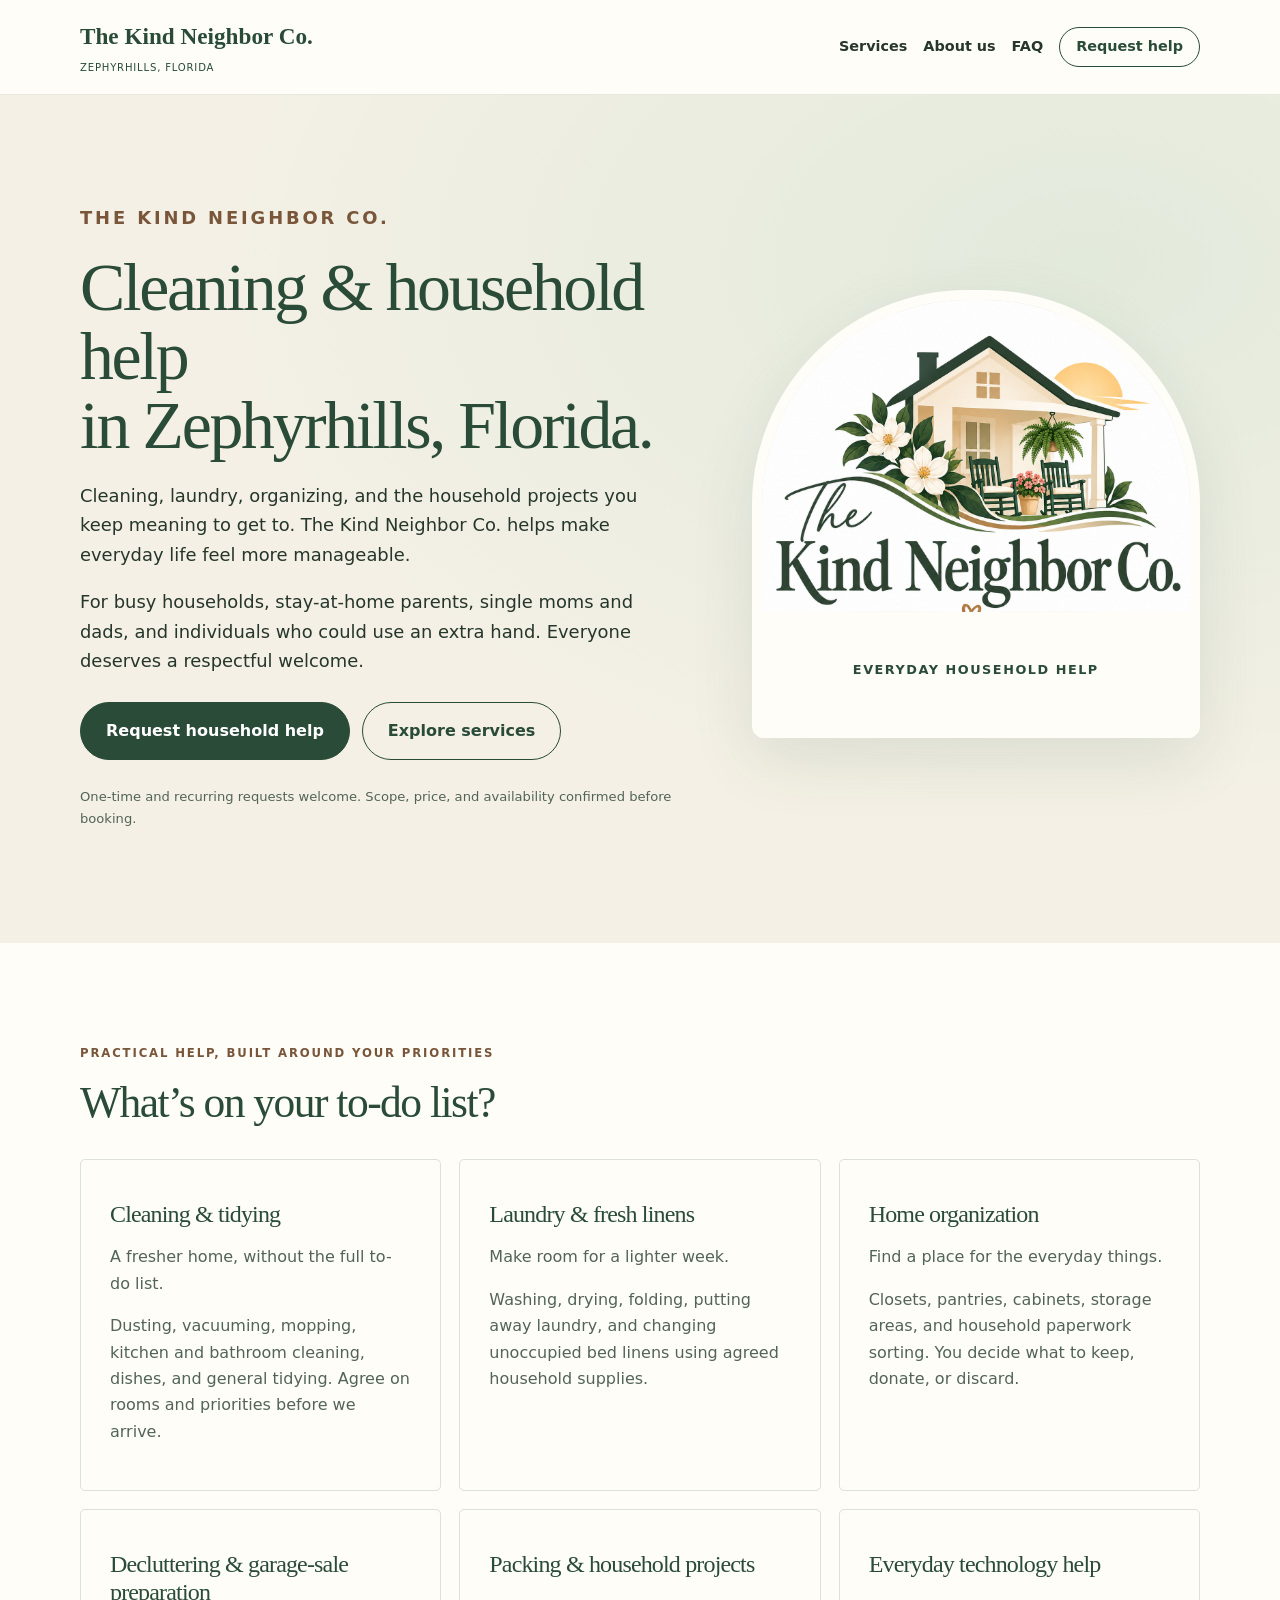
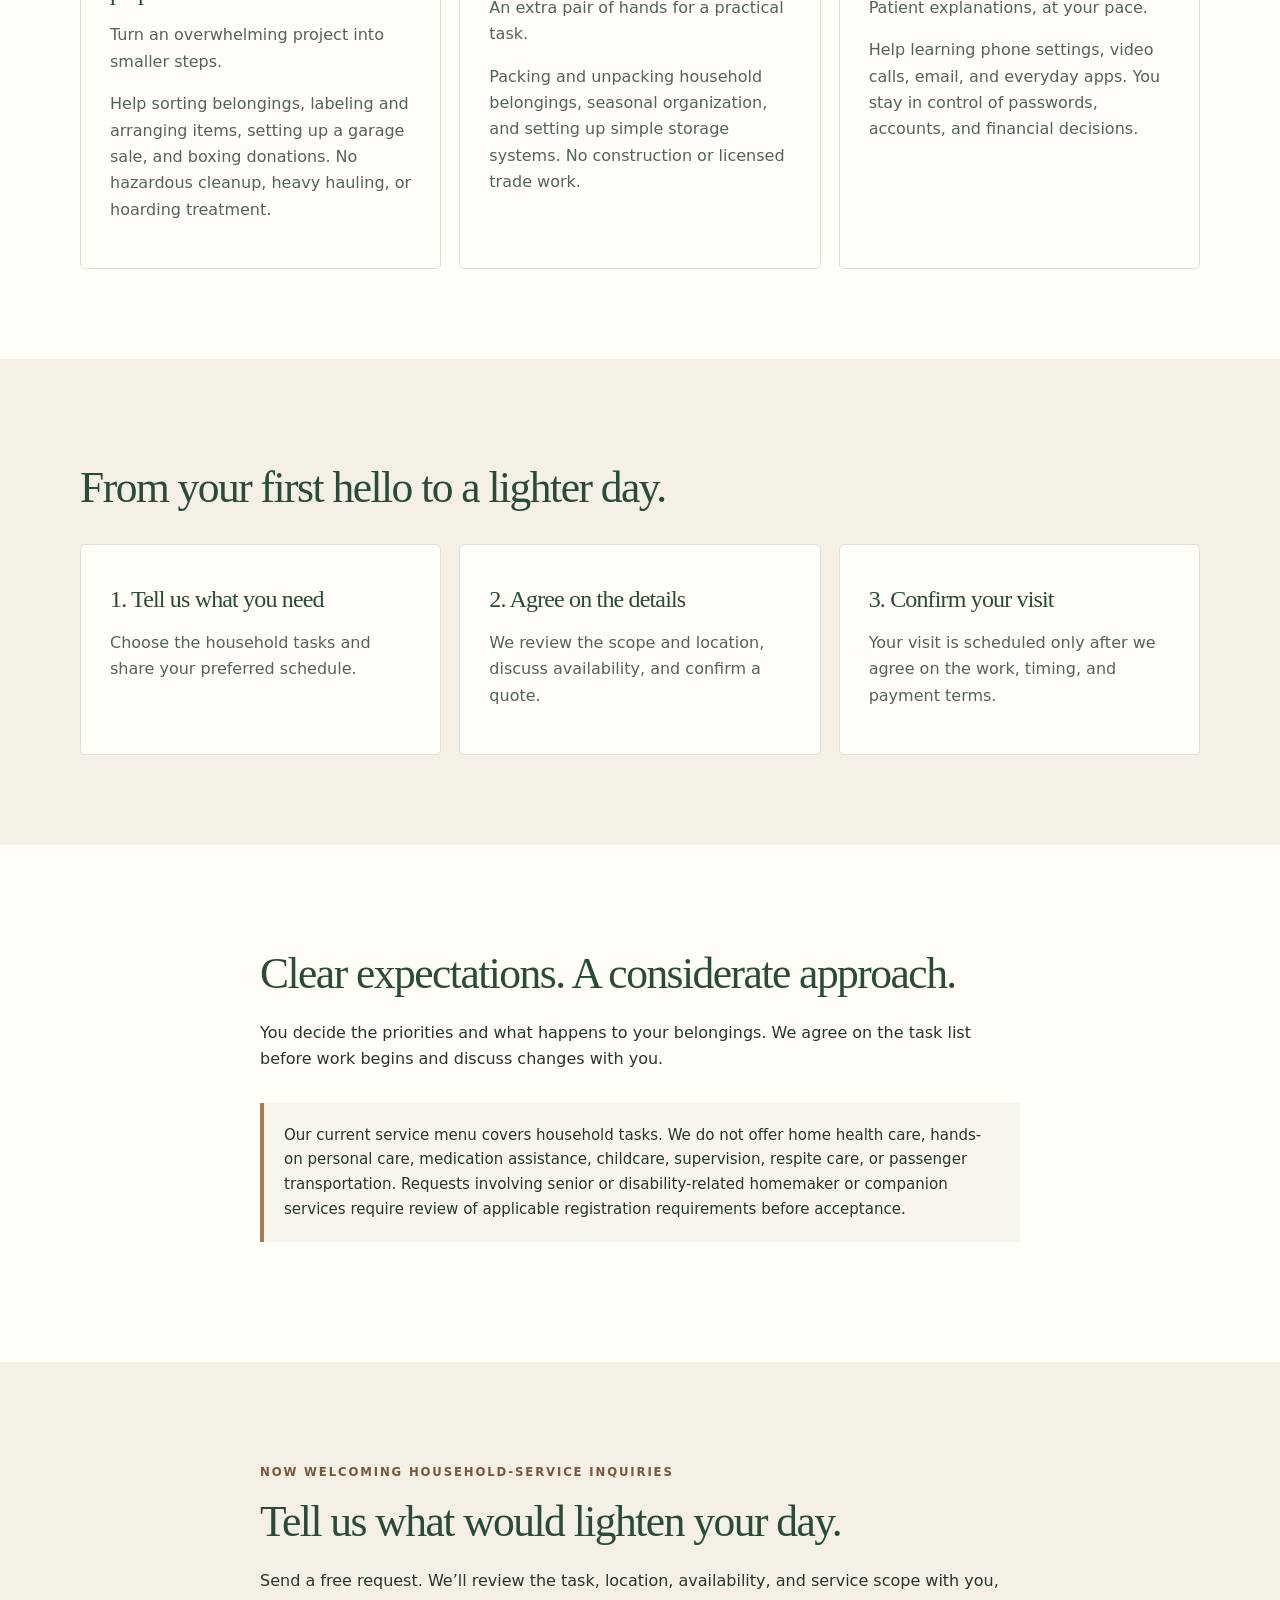
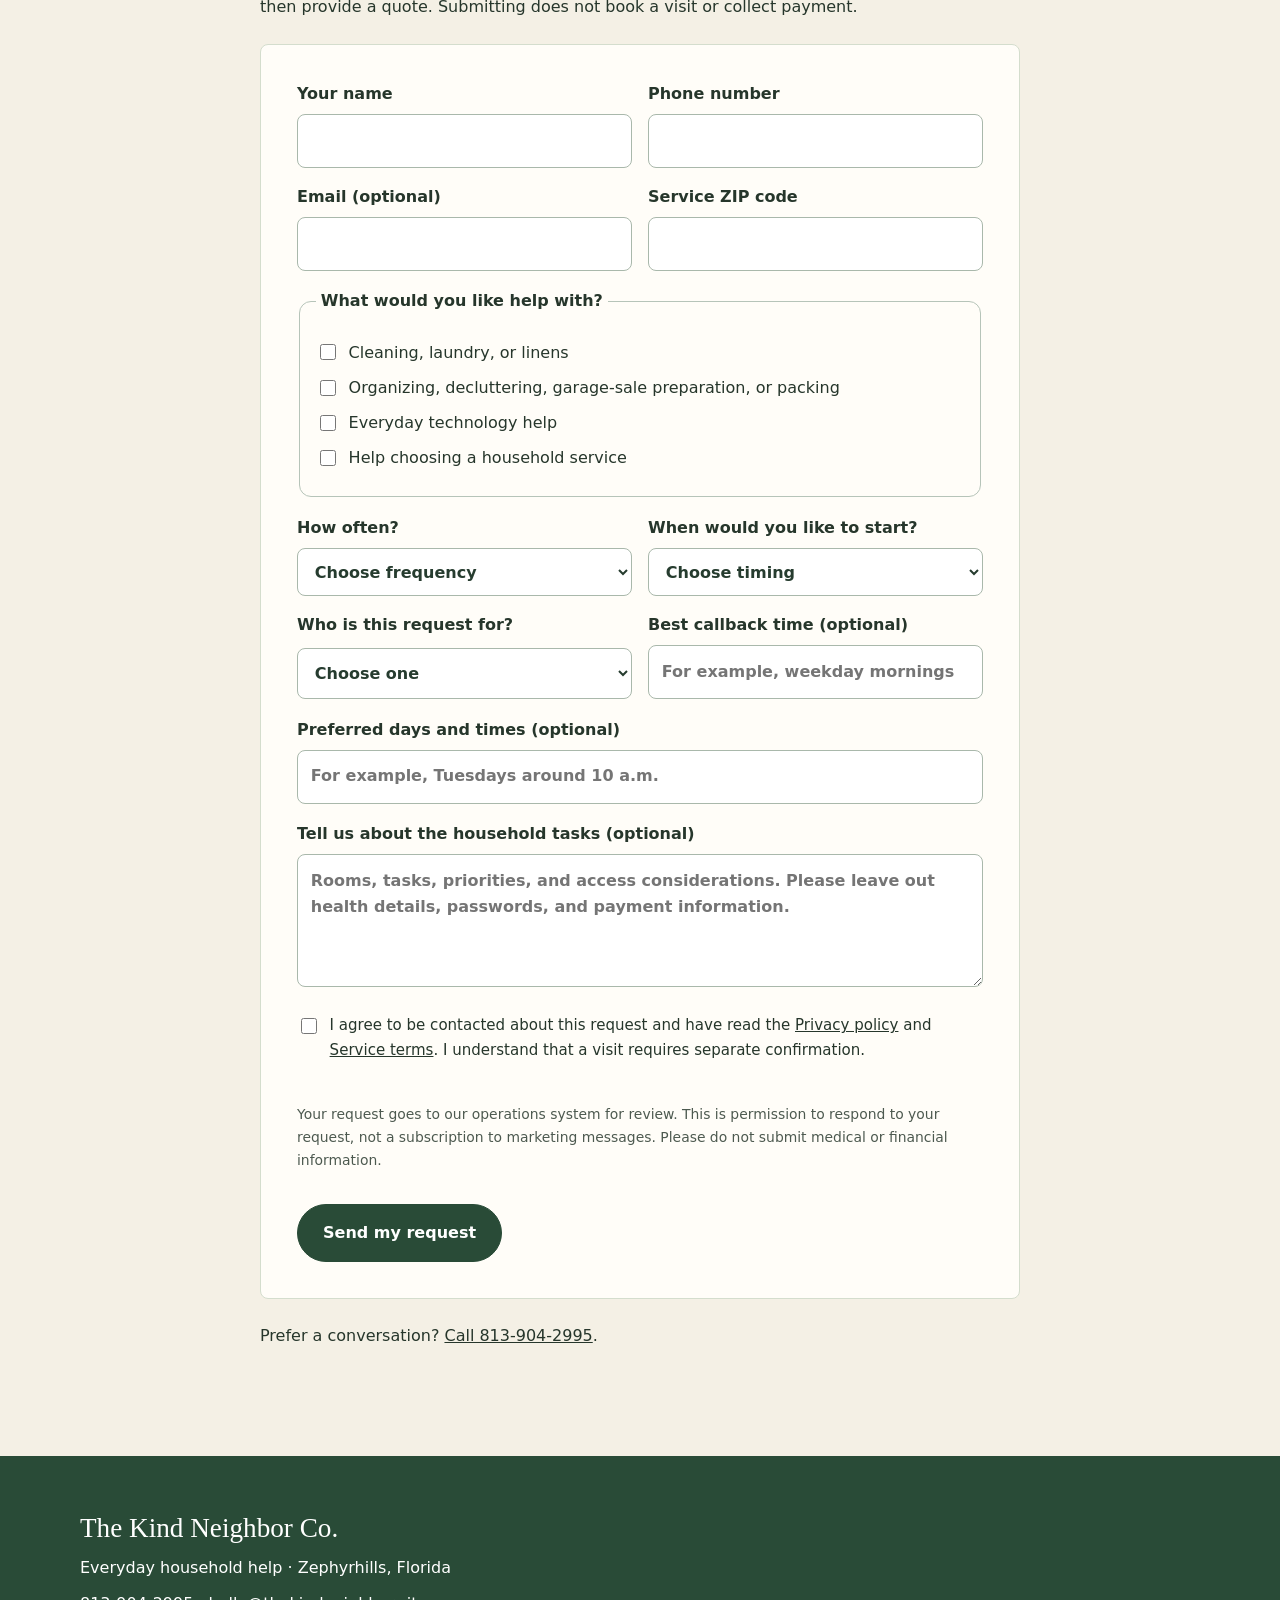
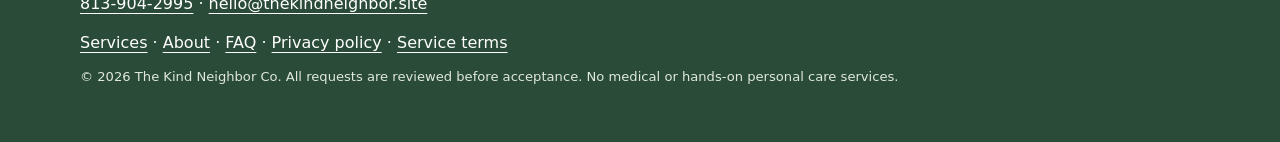
<file: index.html>
<!doctype html><html lang="en"><head><meta charset="utf-8"><meta name="viewport" content="width=device-width,initial-scale=1"><meta name="theme-color" content="#294b37"><meta name="description" content="The Kind Neighbor Co. provides cleaning, laundry, organizing, decluttering and everyday technology help in Zephyrhills, FL. Request a household-service quote."><title>The Kind Neighbor Co. | Household Help in Zephyrhills</title><link rel="canonical" href="https://thekindneighbor.site/"><link rel="icon" href="/assets/logo.png"><link rel="stylesheet" href="/styles.css?v=household3"><meta property="og:type" content="website"><meta property="og:title" content="The Kind Neighbor Co. | Household Help in Zephyrhills"><meta property="og:description" content="The Kind Neighbor Co. provides cleaning, laundry, organizing, decluttering and everyday technology help in Zephyrhills, FL. Request a household-service quote."><meta property="og:url" content="https://thekindneighbor.site/"><meta property="og:image" content="https://thekindneighbor.site/assets/logo.png"><script src="/script.js?v=household1" defer></script><meta name="robots" content="index,follow,max-image-preview:large"><script type="application/ld+json">{"@context": "https://schema.org", "@graph": [{"@type": "LocalBusiness", "@id": "https://thekindneighbor.site/#business", "name": "The Kind Neighbor Co.", "url": "https://thekindneighbor.site/", "telephone": "+1-813-904-2995", "email": "hello@thekindneighbor.site", "areaServed": {"@type": "City", "name": "Zephyrhills", "containedInPlace": {"@type": "State", "name": "Florida"}}, "description": "Everyday household help in Zephyrhills, Florida: cleaning, laundry, home organization, decluttering, garage-sale preparation, packing, and everyday technology assistance.", "logo": {"@type": "ImageObject", "@id": "https://thekindneighbor.site/#logo", "url": "https://thekindneighbor.site/assets/logo.png", "contentUrl": "https://thekindneighbor.site/assets/logo.png", "caption": "The Kind Neighbor Co."}, "image": "https://thekindneighbor.site/assets/logo.png", "address": {"@type": "PostalAddress", "addressLocality": "Zephyrhills", "addressRegion": "FL", "addressCountry": "US"}}, {"@type": "WebSite", "@id": "https://thekindneighbor.site/#website", "url": "https://thekindneighbor.site/", "name": "The Kind Neighbor Co.", "publisher": {"@id": "https://thekindneighbor.site/#business"}, "alternateName": ["The Kind Neighbor Co. – Zephyrhills", "thekindneighbor.site"], "description": "The Kind Neighbor Co. — everyday household help in Zephyrhills, Florida.", "inLanguage": "en-US"}, {"@type": "WebPage", "@id": "https://thekindneighbor.site/#webpage", "url": "https://thekindneighbor.site/", "name": "The Kind Neighbor Co. | Household Help in Zephyrhills", "isPartOf": {"@id": "https://thekindneighbor.site/#website"}, "about": {"@id": "https://thekindneighbor.site/#business"}, "description": "The Kind Neighbor Co. provides cleaning, laundry, organizing, decluttering and everyday technology help in Zephyrhills, FL. Request a household-service quote.", "inLanguage": "en-US", "dateModified": "2026-10-31", "mainEntity": {"@id": "https://thekindneighbor.site/#business"}, "primaryImageOfPage": {"@id": "https://thekindneighbor.site/#logo"}}]}</script><meta property="og:site_name" content="The Kind Neighbor Co."><meta property="og:locale" content="en_US"><meta name="twitter:card" content="summary"><meta name="twitter:title" content="The Kind Neighbor Co. | Household Help in Zephyrhills"><meta name="twitter:description" content="The Kind Neighbor Co. provides cleaning, laundry, organizing, decluttering and everyday technology help in Zephyrhills, FL. Request a household-service quote."><meta name="twitter:image" content="https://thekindneighbor.site/assets/logo.png"></head><body><a class="skip" href="#main">Skip to content</a><header class="header"><div class="wrap nav"><a href="/" class="brand">The Kind Neighbor Co.<small>Zephyrhills, Florida</small></a><nav aria-label="Main navigation"><a href="/services.html">Services</a><a href="/about.html">About us</a><a href="/faq.html">FAQ</a><a class="navcta" href="/#request">Request help</a></nav></div></header><main id="main"><section class="hero"><div class="wrap hero-grid"><div><p class="eyebrow">The Kind Neighbor Co.</p><h1>Cleaning &amp; household help<br>in Zephyrhills, Florida.</h1><p>Cleaning, laundry, organizing, and the household projects you keep meaning to get to. The Kind Neighbor Co. helps make everyday life feel more manageable.</p><p>For busy households, stay-at-home parents, single moms and dads, and individuals who could use an extra hand. Everyone deserves a respectful welcome.</p><div class="actions"><a class="button" href="#request">Request household help</a><a class="button secondary" href="/services.html">Explore services</a></div><p class="fine">One-time and recurring requests welcome. Scope, price, and availability confirmed before booking.</p></div><div class="logo-frame"><img class="hero-logo" src="/assets/logo.png" alt="The Kind Neighbor Co. porch logo" width="650" height="650"><span class="logo-caption">EVERYDAY HOUSEHOLD HELP</span></div></div></section><section class="section" id="services"><div class="wrap"><p class="eyebrow">Practical help, built around your priorities</p><h2>What’s on your to-do list?</h2><div class="cards"><article><h3>Cleaning & tidying</h3><p>A fresher home, without the full to-do list.</p><p>Dusting, vacuuming, mopping, kitchen and bathroom cleaning, dishes, and general tidying. Agree on rooms and priorities before we arrive.</p></article><article><h3>Laundry & fresh linens</h3><p>Make room for a lighter week.</p><p>Washing, drying, folding, putting away laundry, and changing unoccupied bed linens using agreed household supplies.</p></article><article><h3>Home organization</h3><p>Find a place for the everyday things.</p><p>Closets, pantries, cabinets, storage areas, and household paperwork sorting. You decide what to keep, donate, or discard.</p></article><article><h3>Decluttering & garage-sale preparation</h3><p>Turn an overwhelming project into smaller steps.</p><p>Help sorting belongings, labeling and arranging items, setting up a garage sale, and boxing donations. No hazardous cleanup, heavy hauling, or hoarding treatment.</p></article><article><h3>Packing & household projects</h3><p>An extra pair of hands for a practical task.</p><p>Packing and unpacking household belongings, seasonal organization, and setting up simple storage systems. No construction or licensed trade work.</p></article><article><h3>Everyday technology help</h3><p>Patient explanations, at your pace.</p><p>Help learning phone settings, video calls, email, and everyday apps. You stay in control of passwords, accounts, and financial decisions.</p></article></div></div></section><section class="section tinted"><div class="wrap"><h2>From your first hello to a lighter day.</h2><div class="cards"><article><h3>1. Tell us what you need</h3><p>Choose the household tasks and share your preferred schedule.</p></article><article><h3>2. Agree on the details</h3><p>We review the scope and location, discuss availability, and confirm a quote.</p></article><article><h3>3. Confirm your visit</h3><p>Your visit is scheduled only after we agree on the work, timing, and payment terms.</p></article></div></div></section><section class="section"><div class="wrap narrow"><h2>Clear expectations. A considerate approach.</h2><p>You decide the priorities and what happens to your belongings. We agree on the task list before work begins and discuss changes with you.</p><p class="scope-note">Our current service menu covers household tasks. We do not offer home health care, hands-on personal care, medication assistance, childcare, supervision, respite care, or passenger transportation. Requests involving senior or disability-related homemaker or companion services require review of applicable registration requirements before acceptance.</p></div></section><section class="section tinted" id="request"><div class="wrap narrow"><p class="eyebrow">Now welcoming household-service inquiries</p><h2>Tell us what would lighten your day.</h2><p>Send a free request. We’ll review the task, location, availability, and service scope with you, then provide a quote. Submitting does not book a visit or collect payment.</p><form id="inquiry-form" class="inquiry-form" aria-describedby="request-privacy"><div class="form-grid"><label>Your name<input name="name" autocomplete="name" maxlength="100" required></label><label>Phone number<input name="phone" type="tel" autocomplete="tel" maxlength="30" pattern="[+0-9 ().-]{7,30}" required></label><label>Email (optional)<input name="email" type="email" autocomplete="email" maxlength="150"></label><label>Service ZIP code<input name="zip" inputmode="numeric" autocomplete="postal-code" pattern="[0-9]{5}" maxlength="5" required></label></div><fieldset><legend>What would you like help with?</legend><label class="choice"><input type="checkbox" name="services" value="Light housekeeping &amp; laundry">Cleaning, laundry, or linens</label><label class="choice"><input type="checkbox" name="services" value="Home organization &amp; routines">Organizing, decluttering, garage-sale preparation, or packing</label><label class="choice"><input type="checkbox" name="services" value="Technology assistance">Everyday technology help</label><label class="choice"><input type="checkbox" name="services" value="Not sure yet">Help choosing a household service</label></fieldset><div class="form-grid"><label>How often?<select name="frequency" required><option value="">Choose frequency</option><option>One-time visit</option><option>Once a week</option><option>Twice a week</option><option>Three or more times a week</option><option>Not sure yet</option></select></label><label>When would you like to start?<select name="start_time" required><option value="">Choose timing</option><option>As soon as available</option><option>Within a month</option><option>Just exploring options</option></select></label><label>Who is this request for?<select name="request_for" required><option value="">Choose one</option><option>Myself</option><option>A family member</option><option>Someone else</option></select></label><label>Best callback time (optional)<input name="callback_time" maxlength="100" placeholder="For example, weekday mornings"></label></div><label>Preferred days and times (optional)<input name="visit_preferences" maxlength="200" placeholder="For example, Tuesdays around 10 a.m."></label><label>Tell us about the household tasks (optional)<textarea name="message" rows="4" maxlength="500" placeholder="Rooms, tasks, priorities, and access considerations. Please leave out health details, passwords, and payment information."></textarea></label><div class="launch-trap" aria-hidden="true"><label>Leave this empty<input name="company_website" tabindex="-1" autocomplete="off"></label></div><label class="choice consent"><input name="contact_consent" type="checkbox" value="Yes" required><span>I agree to be contacted about this request and have read the <a href="/privacy.html">Privacy policy</a> and <a href="/terms.html">Service terms</a>. I understand that a visit requires separate confirmation.</span></label><p class="form-hint" id="request-privacy">Your request goes to our operations system for review. This is permission to respond to your request, not a subscription to marketing messages. Please do not submit medical or financial information.</p><button id="submit-inquiry" class="button" type="submit">Send my request</button><p id="form-status" class="form-status" role="status" aria-live="polite"></p><noscript><p>JavaScript is required for this form. Call <a href="tel:+18139042995">813-904-2995</a> instead.</p></noscript></form><p>Prefer a conversation? <a href="tel:+18139042995">Call 813-904-2995</a>.</p></div></section></main><footer><div class="wrap"><strong>The Kind Neighbor Co.</strong><p>Everyday household help · Zephyrhills, Florida</p><p><a href="tel:+18139042995">813-904-2995</a> · <a href="mailto:hello@thekindneighbor.site">hello@thekindneighbor.site</a></p><p><a href="/services.html">Services</a> · <a href="/about.html">About</a> · <a href="/faq.html">FAQ</a> · <a href="/privacy.html">Privacy policy</a> · <a href="/terms.html">Service terms</a></p><p class="fine">© <span id="year">2026</span> The Kind Neighbor Co. All requests are reviewed before acceptance. No medical or hands-on personal care services.</p></div></footer></body></html>
</file>
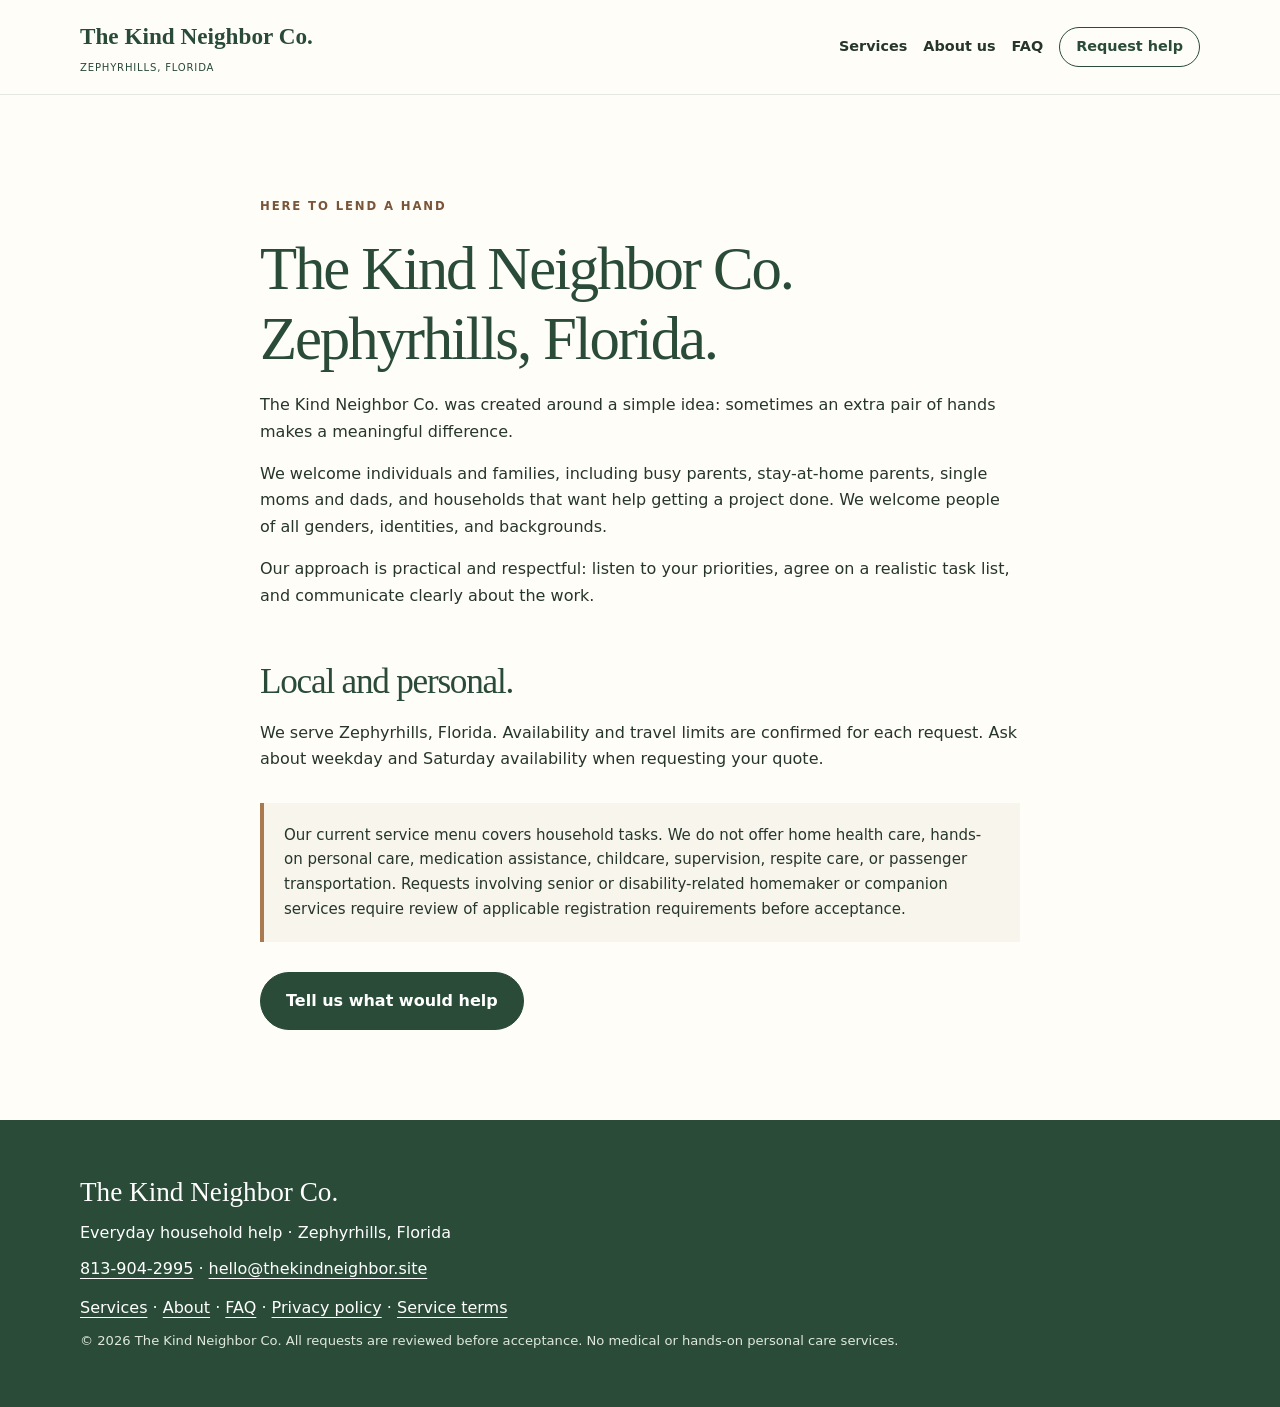
<file: about.html>
<!doctype html><html lang="en"><head><meta charset="utf-8"><meta name="viewport" content="width=device-width,initial-scale=1"><meta name="theme-color" content="#294b37"><meta name="description" content="Meet The Kind Neighbor Co., a local household-help business serving Zephyrhills, Florida with cleaning, laundry, organizing and everyday technology assistance."><title>About The Kind Neighbor Co. | Zephyrhills, Florida</title><link rel="canonical" href="https://thekindneighbor.site/about.html"><link rel="icon" href="/assets/logo.png"><link rel="stylesheet" href="/styles.css?v=household3"><meta property="og:type" content="website"><meta property="og:title" content="About The Kind Neighbor Co. | Zephyrhills, Florida"><meta property="og:description" content="Meet The Kind Neighbor Co., a local household-help business serving Zephyrhills, Florida with cleaning, laundry, organizing and everyday technology assistance."><meta property="og:url" content="https://thekindneighbor.site/about.html"><meta property="og:image" content="https://thekindneighbor.site/assets/logo.png"><meta name="robots" content="index,follow,max-image-preview:large"><script type="application/ld+json">{"@context": "https://schema.org", "@graph": [{"@type": "LocalBusiness", "@id": "https://thekindneighbor.site/#business", "name": "The Kind Neighbor Co.", "url": "https://thekindneighbor.site/", "telephone": "+1-813-904-2995", "email": "hello@thekindneighbor.site", "areaServed": {"@type": "City", "name": "Zephyrhills", "containedInPlace": {"@type": "State", "name": "Florida"}}, "description": "Everyday household help in Zephyrhills, Florida: cleaning, laundry, home organization, decluttering, garage-sale preparation, packing, and everyday technology assistance.", "logo": {"@type": "ImageObject", "@id": "https://thekindneighbor.site/#logo", "url": "https://thekindneighbor.site/assets/logo.png", "contentUrl": "https://thekindneighbor.site/assets/logo.png", "caption": "The Kind Neighbor Co."}, "image": "https://thekindneighbor.site/assets/logo.png", "address": {"@type": "PostalAddress", "addressLocality": "Zephyrhills", "addressRegion": "FL", "addressCountry": "US"}}, {"@type": "WebSite", "@id": "https://thekindneighbor.site/#website", "url": "https://thekindneighbor.site/", "name": "The Kind Neighbor Co.", "publisher": {"@id": "https://thekindneighbor.site/#business"}, "alternateName": ["The Kind Neighbor Co. – Zephyrhills", "thekindneighbor.site"], "description": "The Kind Neighbor Co. — everyday household help in Zephyrhills, Florida.", "inLanguage": "en-US"}, {"@type": "WebPage", "@id": "https://thekindneighbor.site/about.html#webpage", "url": "https://thekindneighbor.site/about.html", "name": "About The Kind Neighbor Co. | Zephyrhills, Florida", "isPartOf": {"@id": "https://thekindneighbor.site/#website"}, "about": {"@id": "https://thekindneighbor.site/#business"}, "description": "Meet The Kind Neighbor Co., a local household-help business serving Zephyrhills, Florida with cleaning, laundry, organizing and everyday technology assistance.", "inLanguage": "en-US", "dateModified": "2026-10-31", "mainEntity": {"@id": "https://thekindneighbor.site/#business"}, "primaryImageOfPage": {"@id": "https://thekindneighbor.site/#logo"}}]}</script><meta property="og:site_name" content="The Kind Neighbor Co."><meta property="og:locale" content="en_US"><meta name="twitter:card" content="summary"><meta name="twitter:title" content="About The Kind Neighbor Co. | Zephyrhills, Florida"><meta name="twitter:description" content="Meet The Kind Neighbor Co., a local household-help business serving Zephyrhills, Florida with cleaning, laundry, organizing and everyday technology assistance."><meta name="twitter:image" content="https://thekindneighbor.site/assets/logo.png"></head><body><a class="skip" href="#main">Skip to content</a><header class="header"><div class="wrap nav"><a href="/" class="brand">The Kind Neighbor Co.<small>Zephyrhills, Florida</small></a><nav aria-label="Main navigation"><a href="/services.html">Services</a><a href="/about.html">About us</a><a href="/faq.html">FAQ</a><a class="navcta" href="/#request">Request help</a></nav></div></header><main id="main"><section class="section service-copy"><div class="wrap narrow"><p class="eyebrow">Here to lend a hand</p><h1>The Kind Neighbor Co.<br>Zephyrhills, Florida.</h1><p>The Kind Neighbor Co. was created around a simple idea: sometimes an extra pair of hands makes a meaningful difference.</p><p>We welcome individuals and families, including busy parents, stay-at-home parents, single moms and dads, and households that want help getting a project done. We welcome people of all genders, identities, and backgrounds.</p><p>Our approach is practical and respectful: listen to your priorities, agree on a realistic task list, and communicate clearly about the work.</p><h2>Local and personal.</h2><p>We serve Zephyrhills, Florida. Availability and travel limits are confirmed for each request. Ask about weekday and Saturday availability when requesting your quote.</p><p class="scope-note">Our current service menu covers household tasks. We do not offer home health care, hands-on personal care, medication assistance, childcare, supervision, respite care, or passenger transportation. Requests involving senior or disability-related homemaker or companion services require review of applicable registration requirements before acceptance.</p><a class="button" href="/#request">Tell us what would help</a></div></section></main><footer><div class="wrap"><strong>The Kind Neighbor Co.</strong><p>Everyday household help · Zephyrhills, Florida</p><p><a href="tel:+18139042995">813-904-2995</a> · <a href="mailto:hello@thekindneighbor.site">hello@thekindneighbor.site</a></p><p><a href="/services.html">Services</a> · <a href="/about.html">About</a> · <a href="/faq.html">FAQ</a> · <a href="/privacy.html">Privacy policy</a> · <a href="/terms.html">Service terms</a></p><p class="fine">© <span id="year">2026</span> The Kind Neighbor Co. All requests are reviewed before acceptance. No medical or hands-on personal care services.</p></div></footer></body></html>
</file>
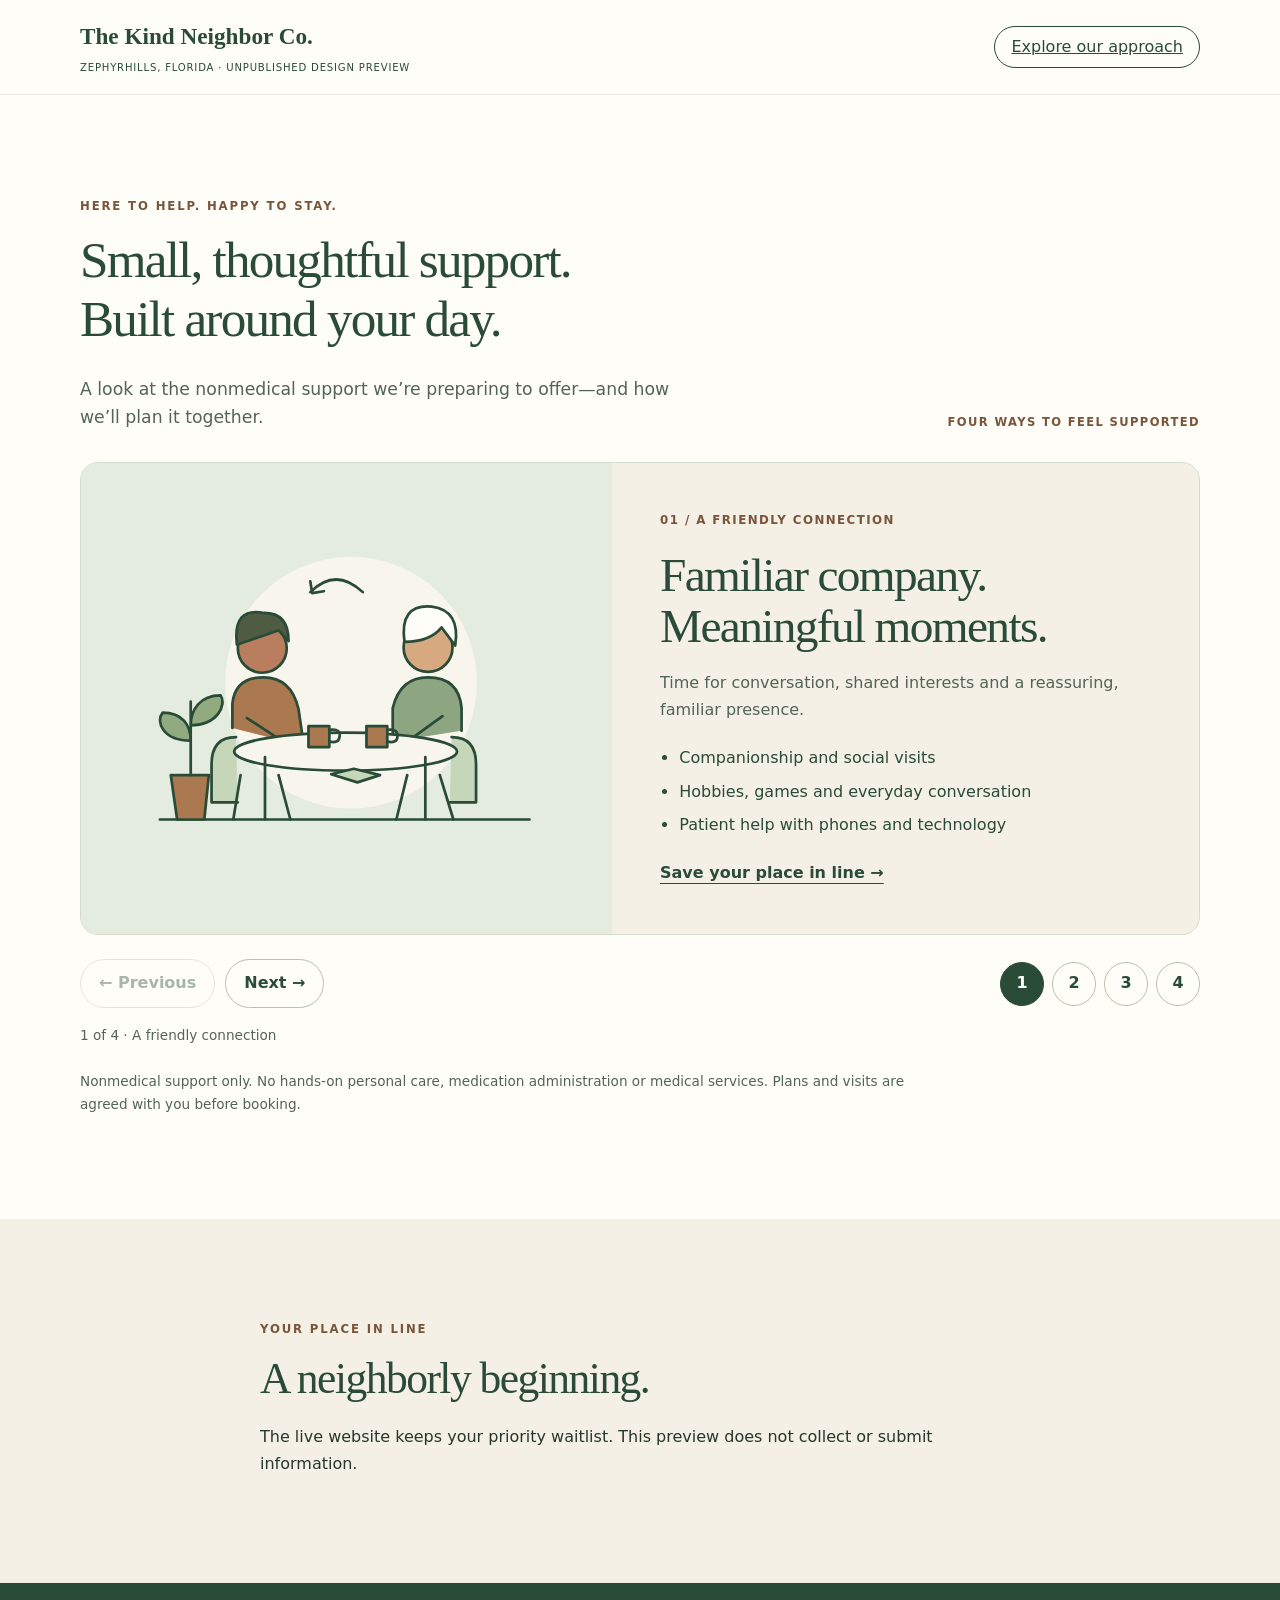
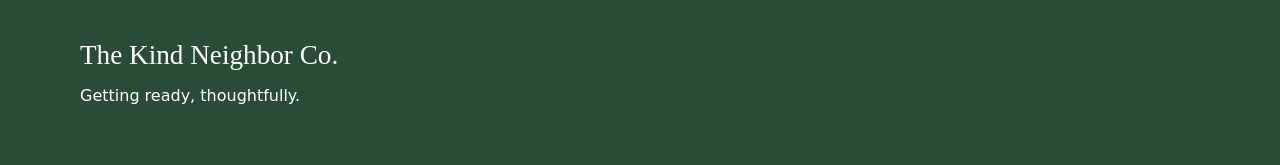
<file: carousel-preview.html>
<!doctype html><html lang="en"><head><meta charset="utf-8"><meta name="robots" content="noindex,nofollow"><meta name="viewport" content="width=device-width,initial-scale=1"><title>Kind Neighbor — Carousel Design Preview</title><style>:root{--green:#294b37;--sage:#dce7d8;--cream:#f8f5ed;--gold:#aa7950;--ink:#26362b;--muted:#526457}*{box-sizing:border-box}html{scroll-behavior:smooth}body{margin:0;color:var(--ink);font-family:system-ui,-apple-system,Segoe UI,Arial,sans-serif;line-height:1.65}a{color:inherit}h1,h2,h3{font-family:Georgia,serif;line-height:1.15;color:var(--green)}h1{font-size:clamp(2.4rem,5vw,4.5rem);margin:.3em 0}h2{font-size:clamp(1.9rem,3.4vw,3rem);margin:.3em 0 .5em}h3{font-size:1.28rem;margin:.5em 0}.wrap{width:min(1120px,calc(100% - 36px));margin:auto}.narrow{max-width:780px}.skip{position:absolute;left:-9999px}.skip:focus{left:12px;top:12px;background:white;padding:10px;z-index:10}.header{background:white;position:sticky;top:0;z-index:5;border-bottom:1px solid #e4e8df}.nav{display:flex;align-items:center;justify-content:space-between;gap:20px;min-height:82px}.brand{font-family:Georgia,serif;font-size:1.25rem;font-weight:bold;text-decoration:none;color:var(--green)}.brand small{display:block;font-family:system-ui;font-size:.65rem;text-transform:uppercase;letter-spacing:.08em;font-weight:500}.nav nav{display:flex;gap:22px;align-items:center}.nav nav a{text-decoration:none;font-size:.9rem;font-weight:600}.navcta{color:var(--green);border:1px solid var(--green);border-radius:999px;padding:7px 16px}.hero{background:var(--cream);padding:75px 0}.hero-grid{display:grid;grid-template-columns:1.15fr .85fr;gap:40px;align-items:center}.hero p{font-size:1.12rem;max-width:600px}.hero-logo{width:100%;height:auto;border-radius:22px;box-shadow:0 14px 40px #294b3717}.eyebrow{color:#8c623f;font-size:.8rem;font-weight:800;text-transform:uppercase;letter-spacing:.14em}.actions{display:flex;flex-wrap:wrap;gap:12px;margin:26px 0}.button{display:inline-block;background:var(--green);color:white;text-decoration:none;border-radius:8px;padding:13px 22px;font-weight:700;text-align:center}.button:hover,.button:focus{background:#41674e}.button.secondary{background:transparent;color:var(--green);border:1px solid var(--green)}.fine{font-size:.82rem!important;color:var(--muted)}.section{padding:75px 0;scroll-margin-top:90px}.lead{max-width:800px;color:var(--muted);font-size:1.08rem}.cards,.prices{display:grid;grid-template-columns:repeat(3,minmax(0,1fr));gap:18px;margin-top:32px}.cards article,.prices article{background:white;border:1px solid #e2e8df;border-radius:15px;padding:24px}.symbol{color:var(--gold);font-size:2rem}.tinted{background:var(--cream)}.price{font-size:2rem;font-weight:800;color:var(--green);margin:12px 0}.price small{font-size:.9rem;font-weight:500;color:var(--muted)}details{border-bottom:1px solid #d4ded0;padding:16px 0}summary{cursor:pointer;font-weight:700;color:var(--green)}.contact{text-align:center}.contact .button{margin:18px 0}footer{background:var(--green);color:white;padding:42px 0;text-align:center}footer .fine{color:#e0e8dd}footer p{margin:5px 0}@media(max-width:800px){.hero-grid{grid-template-columns:1fr}.hero-logo{max-width:460px;margin:auto}.cards,.prices{grid-template-columns:repeat(2,minmax(0,1fr))}.nav{align-items:flex-start;flex-direction:column;padding:15px 0}.nav nav{gap:12px;flex-wrap:wrap}}@media(max-width:520px){.cards,.prices{grid-template-columns:1fr}.hero{padding:45px 0}.section{padding:55px 0}.nav nav a{font-size:.82rem}.nav nav{gap:10px}}

/* Consultation inquiry form */
.inquiry-form{display:grid;gap:1.1rem;margin:1.5rem 0;text-align:left}
.inquiry-form label{display:grid;gap:.4rem;font-weight:600}
.inquiry-form input:not([type=checkbox]),.inquiry-form select,.inquiry-form textarea{width:100%;box-sizing:border-box;padding:.8rem;border:1px solid #a9b8ab;border-radius:8px;background:white;color:#263c2f;font:inherit}
.inquiry-form input:focus-visible,.inquiry-form select:focus-visible,.inquiry-form textarea:focus-visible{outline:3px solid #91b39a;outline-offset:2px}
.inquiry-form fieldset{border:1px solid #b6c4b9;border-radius:12px;padding:1rem}
.inquiry-form legend{font-weight:700;padding:0 .3rem}
.inquiry-form .choice{display:flex;align-items:flex-start;gap:.6rem;font-weight:400;margin:.55rem 0}
.inquiry-form .choice input{margin-top:.3rem;min-width:1rem;min-height:1rem}
.inquiry-form .consent{font-size:.94rem}
.form-grid{display:grid;grid-template-columns:repeat(2,minmax(0,1fr));gap:1rem}
.form-hint{font-size:.87rem;opacity:.82}
.form-status{min-height:1.5rem;font-weight:600}
.form-status.error{color:#a12b27}.form-status.success{color:#216e42}
.inquiry-form button:disabled{opacity:.6;cursor:wait}
@media(max-width:640px){.form-grid{grid-template-columns:1fr}}

/* Kind Neighbor launch design: warm paper, forest green and generous type. */
body{background:#fffdf8}h1,h2,h3{font-weight:500;letter-spacing:-.035em}.header{background:#fffdf8f5;backdrop-filter:blur(12px)}.nav{min-height:94px}.brand{font-size:1.45rem}.brand small{margin-top:5px;font-size:.63rem}.hero{background:radial-gradient(ellipse at 85% 20%,#e2eadc 0,transparent 58%),#f4f0e5;padding:90px 0 100px}.hero-grid{gap:65px}.hero h1{font-size:clamp(3rem,6.2vw,5.5rem);line-height:1.02}.hero-logo{border-radius:48% 48% 12px 12px;box-shadow:0 22px 65px #294b371b;border:10px solid #fffdf8}.eyebrow{color:#79553a;font-size:.73rem;letter-spacing:.16em}.button{border-radius:999px;padding:15px 25px;border:1px solid var(--green);font:inherit;font-weight:650;cursor:pointer}.button.secondary:hover{background:#e1e9db}.welcome-strip{background:#294b37;color:#fffdf8;padding:22px 0}.welcome-strip .wrap{display:flex;justify-content:space-between;gap:18px;font-size:.86rem}.section{padding:90px 0}.tinted{background:#f4f0e5}.cards article,.prices article{border:1px solid #dce2d7;border-radius:5px;padding:29px;background:#fffdf8}.cards h3{font-size:1.5rem}.cards p,.prices p{color:#526457}.symbol{display:block;font-size:2.3rem;margin-bottom:20px}.prices{grid-template-columns:repeat(3,minmax(0,1fr))}.prices article:first-child{background:#e4ecdf}.price{font-family:Georgia,serif;font-size:2.8rem;font-weight:500;letter-spacing:-.03em}.narrow{max-width:760px}.contact{text-align:left;background:#e8eedf}.inquiry-form{background:#fffdf8;border:1px solid #d4ddcd;padding:clamp(18px,4vw,36px);border-radius:8px}.inquiry-form .button{justify-self:start;margin:0}.form-status:empty{display:none}summary{padding-right:20px}footer{text-align:left;padding:50px 0}footer strong{font-family:Georgia,serif;font-size:1.7rem;font-weight:500}footer a{text-underline-offset:4px}:focus-visible{outline:3px solid #aa7950;outline-offset:4px}@media(max-width:800px){.hero{padding:55px 0}.hero-grid{gap:35px}.hero-logo{max-width:350px}.welcome-strip .wrap{flex-wrap:wrap;justify-content:center;text-align:center}.section{padding:60px 0}.prices{grid-template-columns:repeat(2,minmax(0,1fr))}.nav{min-height:auto}}@media(max-width:520px){.prices{grid-template-columns:1fr}.hero h1{font-size:3.2rem}.welcome-strip .wrap{flex-direction:column;gap:6px}.hero-logo{max-width:280px}}@media(prefers-reduced-motion:reduce){html{scroll-behavior:auto}}

.launch-trap{position:absolute;left:-10000px;width:1px;height:1px;overflow:hidden}.launch-note{max-width:42rem}.inquiry-form input[type=checkbox]{accent-color:#294b37}
/* Four stories, read at your own pace. No autoplay. */
.neighbor-stories{background:#fffdf8}.story-head{display:flex;justify-content:space-between;align-items:end;gap:28px;margin-bottom:30px}.story-head h2{font-size:clamp(2rem,4vw,3.4rem);max-width:680px}.story-head .lead{max-width:620px;margin-bottom:0}.story-kicker{white-space:nowrap;letter-spacing:.12em;text-transform:uppercase;color:#79553a;font-size:.72rem;font-weight:700}.story-track{position:relative;display:grid;grid-template-columns:repeat(2,minmax(0,1fr));gap:22px}.story-card{border:1px solid #d4ddcd;border-radius:18px;overflow:hidden;background:#f4f0e5;min-width:0}.story-art{background:#e4ecdf;display:flex;align-items:center;justify-content:center;min-height:260px;padding:30px}.story-art svg{display:block;width:100%;max-width:490px;height:auto}.story-copy{padding:clamp(25px,4vw,48px)}.story-number{display:block;font-size:.74rem;color:#79553a;font-weight:750;letter-spacing:.12em;text-transform:uppercase;margin-bottom:20px}.story-copy h3{font-size:clamp(1.9rem,3.7vw,3.1rem);margin:0 0 18px;line-height:1.08}.story-copy p{color:#526457;max-width:38em}.story-copy ul{padding-left:1.2em;color:#294b37;margin:22px 0;line-height:1.6}.story-copy li{margin:8px 0}.story-copy a{display:inline-block;color:#294b37;font-weight:700;text-underline-offset:5px}.story-controls{display:none;align-items:center;justify-content:space-between;gap:18px;margin-top:24px}.story-buttons{display:flex;gap:10px}.story-buttons button,.story-dot{border:1px solid #b3c2ad;background:#fffdf8;color:#294b37;cursor:pointer;min-height:44px;min-width:44px;border-radius:999px;font:inherit;font-weight:650}.story-buttons button{padding:10px 18px}.story-buttons button:disabled{opacity:.4;cursor:default}.story-buttons button:not(:disabled):hover,.story-dot:hover{background:#e4ecdf}.story-dots{display:flex;gap:8px}.story-dot[aria-current=true]{background:#294b37;color:white;border-color:#294b37}.story-status{font-size:.85rem;color:#526457;margin:16px 0 0;min-height:1.5em}.story-boundary{font-size:.85rem;color:#526457;max-width:850px;margin-top:24px}.stories-enhanced .story-track{display:flex;gap:0;overflow-x:auto;scroll-snap-type:x mandatory;scrollbar-width:thin;scrollbar-color:#9ab08e transparent;overscroll-behavior-x:contain}.stories-enhanced .story-card{flex:0 0 100%;scroll-snap-align:start;display:grid;grid-template-columns:.95fr 1.05fr;min-height:440px}.stories-enhanced .story-controls{display:flex}.stories-enhanced .story-track:focus-visible{outline:3px solid #aa7950;outline-offset:5px;border-radius:18px}.story-art.warm{background:#ede2d2}.story-art.soft{background:#dce8e0}.story-art.paper{background:#ebe6d8}@media(max-width:760px){.story-head{display:block}.story-kicker{display:none}.story-track{grid-template-columns:1fr}.stories-enhanced .story-card{grid-template-columns:1fr;min-height:0}.story-art{min-height:0;padding:20px}.story-art svg{max-width:320px}.story-copy{padding:28px}.story-number{margin-bottom:12px}.story-copy h3{font-size:2rem}.story-copy p{font-size:.98rem}.story-controls{flex-wrap:wrap;justify-content:center}.story-buttons{order:2;width:100%;justify-content:space-between}.story-buttons button{flex:1}.story-dots{justify-content:center}.story-status{text-align:center}}@media(prefers-reduced-motion:reduce){.story-track{scroll-behavior:auto}}
</style></head><body><header class="header"><div class="wrap nav"><div class="brand">The Kind Neighbor Co.<small>Zephyrhills, Florida · Unpublished design preview</small></div><a class="navcta" href="#our-approach">Explore our approach</a></div></header><main><section id="our-approach" class="section neighbor-stories" data-neighbor-carousel role="region" aria-roledescription="carousel" aria-labelledby="stories-title"><div class="wrap"><div class="story-head"><div><p class="eyebrow">Here to help. Happy to stay.</p><h2 id="stories-title">Small, thoughtful support.<br>Built around your day.</h2><p class="lead">A look at the nonmedical support we’re preparing to offer—and how we’ll plan it together.</p></div><span class="story-kicker">Four ways to feel supported</span></div><div class="story-track" data-story-track aria-label="Explore planned support; use arrow keys to move between slides"><article class="story-card" data-story data-title="A friendly connection" role="group" aria-roledescription="slide" aria-label="1 of 4: A friendly connection"><div class="story-art green"><svg viewBox="0 0 520 380" xmlns="http://www.w3.org/2000/svg" aria-hidden="true" focusable="false"><g stroke="#294b37" stroke-width="3" stroke-linecap="round" stroke-linejoin="round"><circle cx="265" cy="173" r="139" fill="#f8f5ed" stroke="none"/><path d="M54 324h408"/><path d="M66 275h42l-5 49H73z" fill="#aa7950"/><path d="M88 275v-81m0 43c-31 0-39-21-31-31 22 0 31 14 31 31zm0-17c29 0 40-22 33-33-23 0-33 16-33 33z" fill="#91aa80"/><path d="M138 233q-27 0-27 30v42h29m236-72q27 0 27 30v42h-29" fill="#c6d6b9"/><circle cx="167" cy="135" r="27" fill="#b87e5e"/><path d="M139 131q-5-42 30-35 27 0 27 31l-11-12q-22 8-46 16" fill="#505b43"/><path d="M134 223v-27q3-29 34-29t39 35l6 41" fill="#aa7950"/><path d="m150 212 40 26h47" fill="none"/><path d="m143 275-8 49m50-49 13 49"/><circle cx="350" cy="134" r="27" fill="#d7a981"/><path d="M324 128q-6-42 30-39 32 4 26 43l-15-20q-13 16-41 16" fill="#fffdf8"/><path d="M311 238v-37q8-34 39-34 34 0 37 34v25" fill="#8da580"/><path d="m366 210-39 28h-46" fill="none"/><path d="m327 275-12 49m48-49 15 49"/><ellipse cx="259" cy="249" rx="123" ry="21" fill="#f8f5ed"/><path d="M170 255v69m177-69v69"/><path d="M218 221h23v23h-23zm64 0h23v23h-23z" fill="#aa7950"/><path d="M241 225q14-2 11 9-1 6-11 4m64-13q13-2 11 9-1 6-11 4" fill="none"/><path d="m243 274 25-6 29 7-25 8z" fill="#c6d6b9"/><path d="M220 73q28-28 58 0" fill="none"/><path d="m222 74-2-13m2 13 13-2" fill="none"/></g></svg></div><div class="story-copy"><span class="story-number">01 / A friendly connection</span><h3>Familiar company.<br>Meaningful moments.</h3><p>Time for conversation, shared interests and a reassuring, familiar presence.</p><ul><li>Companionship and social visits</li><li>Hobbies, games and everyday conversation</li><li>Patient help with phones and technology</li></ul><a href="#launch-list">Save your place in line →</a></div></article><article class="story-card" data-story data-title="Help around the home" role="group" aria-roledescription="slide" aria-label="2 of 4: Help around the home"><div class="story-art warm"><svg viewBox="0 0 520 380" xmlns="http://www.w3.org/2000/svg" aria-hidden="true" focusable="false"><g stroke="#294b37" stroke-width="3" stroke-linecap="round" stroke-linejoin="round"><circle cx="270" cy="176" r="143" fill="#f8f5ed" stroke="none"/><path d="M55 326h411"/><rect x="74" y="225" width="159" height="99" rx="12" fill="#c6d6b9"/><path d="m88 250 131 0m-123 23h113m-103 23h94"/><rect x="91" y="196" width="128" height="29" rx="8" fill="#f8f5ed"/><rect x="105" y="170" width="109" height="26" rx="8" fill="#aa7950"/><path d="M156 172v25m21 0v26" fill="none"/><path d="M264 222h170v102H264z" fill="#fffdf8"/><path d="M254 215h190v13H254z" fill="#aa7950"/><ellipse cx="348" cy="180" rx="50" ry="14" fill="#c6d6b9"/><path d="M298 179v25q50 24 100 0v-25m-99 9h-18m118 0h18" fill="#8da580"/><path d="M331 150q-14-15 1-31m22 31q-14-15 1-31m21 31q-14-15 1-31" fill="none"/><path d="M281 252h137m-73 0v72" fill="none"/><circle cx="333" cy="276" r="3" fill="#294b37"/><circle cx="362" cy="276" r="3" fill="#294b37"/><path d="M101 110h99m-82-1V72h65v37" fill="#fffdf8"/><path d="M126 72q-5-28 13-42m19 42q22-22 10-39" fill="none"/><path d="M138 50q-27-7-23-22 25-2 23 22m25-1q26-5 27-22-26 0-27 22" fill="#8da580"/></g></svg></div><div class="story-copy"><span class="story-number">02 / Help around the home</span><h3>A little help.<br>A lighter day.</h3><p>Practical support for the everyday tasks that make home feel comfortable.</p><ul><li>Light housekeeping and laundry</li><li>Meal preparation and grocery planning</li><li>Home organization and everyday routines</li></ul><a href="#launch-list">Save your place in line →</a></div></article><article class="story-card" data-story data-title="Everyday outings" role="group" aria-roledescription="slide" aria-label="3 of 4: Everyday outings"><div class="story-art soft"><svg viewBox="0 0 520 380" xmlns="http://www.w3.org/2000/svg" aria-hidden="true" focusable="false"><g stroke="#294b37" stroke-width="3" stroke-linecap="round" stroke-linejoin="round"><circle cx="266" cy="176" r="141" fill="#f8f5ed" stroke="none"/><path d="M58 327h409"/><rect x="286" y="66" width="148" height="133" rx="12" fill="#fffdf8"/><path d="M286 102h148m-116-49v27m85-27v27"/><path d="m319 148 17 16 35-38" fill="none" stroke-width="6"/><path d="M126 220h131l-14 104H139z" fill="#aa7950"/><path d="M154 223v-29q0-36 38-36 37 0 37 36v29" fill="none"/><circle cx="164" cy="201" r="22" fill="#b56645"/><circle cx="205" cy="208" r="24" fill="#8da580"/><path d="M167 180q-4-23 17-27m21 31q24-14 33 5" fill="none"/><path d="m218 220 31-68q13-22 26-9l-25 80" fill="#d9bc81"/><path d="M158 252q32 22 68 0" fill="none"/><path d="M292 324q19-63 59-63t65 63" fill="#c6d6b9"/><path d="m306 263 29-39h48l19 39m-66-38v37m-24 22h14m55 0h14" fill="none"/><circle cx="320" cy="324" r="12" fill="#fffdf8"/><circle cx="392" cy="324" r="12" fill="#fffdf8"/><path d="M96 151q-28-28-43 0m43 0q-2-37-28-42" fill="none"/></g></svg></div><div class="story-copy"><span class="story-number">03 / Everyday outings</span><h3>A helping hand.<br>Beyond the front door.</h3><p>Plan everyday errands and outings together, with companionship along the way.</p><ul><li>Grocery shopping and everyday errands</li><li>Appointment and outing companionship</li><li>Companionship while family takes a break</li></ul><a href="#launch-list">Save your place in line →</a></div></article><article class="story-card" data-story data-title="A plan built together" role="group" aria-roledescription="slide" aria-label="4 of 4: A plan built together"><div class="story-art paper"><svg viewBox="0 0 520 380" xmlns="http://www.w3.org/2000/svg" aria-hidden="true" focusable="false"><g stroke="#294b37" stroke-width="3" stroke-linecap="round" stroke-linejoin="round"><circle cx="259" cy="179" r="144" fill="#f8f5ed" stroke="none"/><path d="M69 326h387"/><rect x="136" y="63" width="233" height="258" rx="17" fill="#fffdf8"/><rect x="192" y="48" width="120" height="37" rx="9" fill="#aa7950"/><path d="m166 128 10 10 18-23m-28 73 10 10 18-23m-28 73 10 10 18-23" fill="none" stroke-width="5"/><path d="M214 127h121m-121 14h79m-79 46h121m-121 14h100m-100 46h121m-121 14h64" stroke="#8da580"/><path d="m355 295 49-91 15 9-49 92-19 14z" fill="#aa7950"/><path d="m404 204 7-13q5-8 12-3 7 4 3 12l-7 13" fill="#c6d6b9"/><path d="M87 270h39l-5 54H92z" fill="#c6d6b9"/><path d="M106 269v-66m0 25q-24-3-28-25 26-1 28 25m0 7q26-4 29-25-27 0-29 25" fill="#8da580"/></g></svg></div><div class="story-copy"><span class="story-number">04 / A plan built together</span><h3>Your preferences.<br>A plan we agree on.</h3><p>Start with a conversation about what would help, what matters to you and the support we can provide.</p><ul><li>Discuss needs, preferences and boundaries</li><li>Agree on the plan, visit length and price</li><li>Confirm dates and times when booking opens</li></ul><a href="#launch-list">Save your place in line →</a></div></article></div><div class="story-controls"><div class="story-buttons"><button type="button" data-story-prev aria-label="Previous story">← Previous</button><button type="button" data-story-next aria-label="Next story">Next →</button></div><div class="story-dots" aria-label="Choose a story"><button type="button" class="story-dot" data-story-go aria-label="Show story 1: A friendly connection">1</button><button type="button" class="story-dot" data-story-go aria-label="Show story 2: Help around the home">2</button><button type="button" class="story-dot" data-story-go aria-label="Show story 3: Everyday outings">3</button><button type="button" class="story-dot" data-story-go aria-label="Show story 4: A plan built together">4</button></div></div><p class="story-status" data-story-status role="status" aria-live="polite" aria-atomic="true"></p><p class="story-boundary">Nonmedical support only. No hands-on personal care, medication administration or medical services. Plans and visits are agreed with you before booking.</p></div></section><section class="section tinted" id="launch-list"><div class="wrap narrow"><p class="eyebrow">Your place in line</p><h2>A neighborly beginning.</h2><p>The live website keeps your priority waitlist. This preview does not collect or submit information.</p></div></section></main><footer><div class="wrap"><strong>The Kind Neighbor Co.</strong><p>Getting ready, thoughtfully.</p></div></footer><script>(()=>{
 const root=document.querySelector('[data-neighbor-carousel]');if(!root)return;
 const track=root.querySelector('[data-story-track]'),slides=Array.from(root.querySelectorAll('[data-story]')),prev=root.querySelector('[data-story-prev]'),next=root.querySelector('[data-story-next]'),dots=Array.from(root.querySelectorAll('[data-story-go]')),status=root.querySelector('[data-story-status]');
 if(!track||!slides.length||!prev||!next||!status||dots.length!==slides.length)return;
 let current=0,scrollTimer;
 const reduced=()=>window.matchMedia?.('(prefers-reduced-motion: reduce)').matches;
 function update(index){current=Math.max(0,Math.min(slides.length-1,index));prev.disabled=current===0;next.disabled=current===slides.length-1;dots.forEach((dot,i)=>dot.setAttribute('aria-current',String(i===current)));status.textContent=(current+1)+' of '+slides.length+' · '+slides[current].dataset.title;}
 function go(index,instant=false){index=Math.max(0,Math.min(slides.length-1,index));update(index);track.scrollTo({left:slides[index].offsetLeft,behavior:instant||reduced()?'auto':'smooth'});}
 prev.addEventListener('click',()=>go(current-1));next.addEventListener('click',()=>go(current+1));dots.forEach((dot,i)=>dot.addEventListener('click',()=>go(i)));
 track.addEventListener('keydown',event=>{if(event.target!==track)return;const moves={ArrowLeft:current-1,ArrowRight:current+1,Home:0,End:slides.length-1};if(!Object.hasOwn(moves,event.key))return;event.preventDefault();go(moves[event.key]);});
 track.addEventListener('scroll',()=>{clearTimeout(scrollTimer);scrollTimer=setTimeout(()=>{let nearest=0;slides.forEach((slide,i)=>{if(Math.abs(slide.offsetLeft-track.scrollLeft)<Math.abs(slides[nearest].offsetLeft-track.scrollLeft))nearest=i});update(nearest)},100)},{passive:true});
 window.addEventListener('resize',()=>go(current,true));
 root.classList.add('stories-enhanced');track.tabIndex=0;update(0);
})();
</script></body></html>
</file>
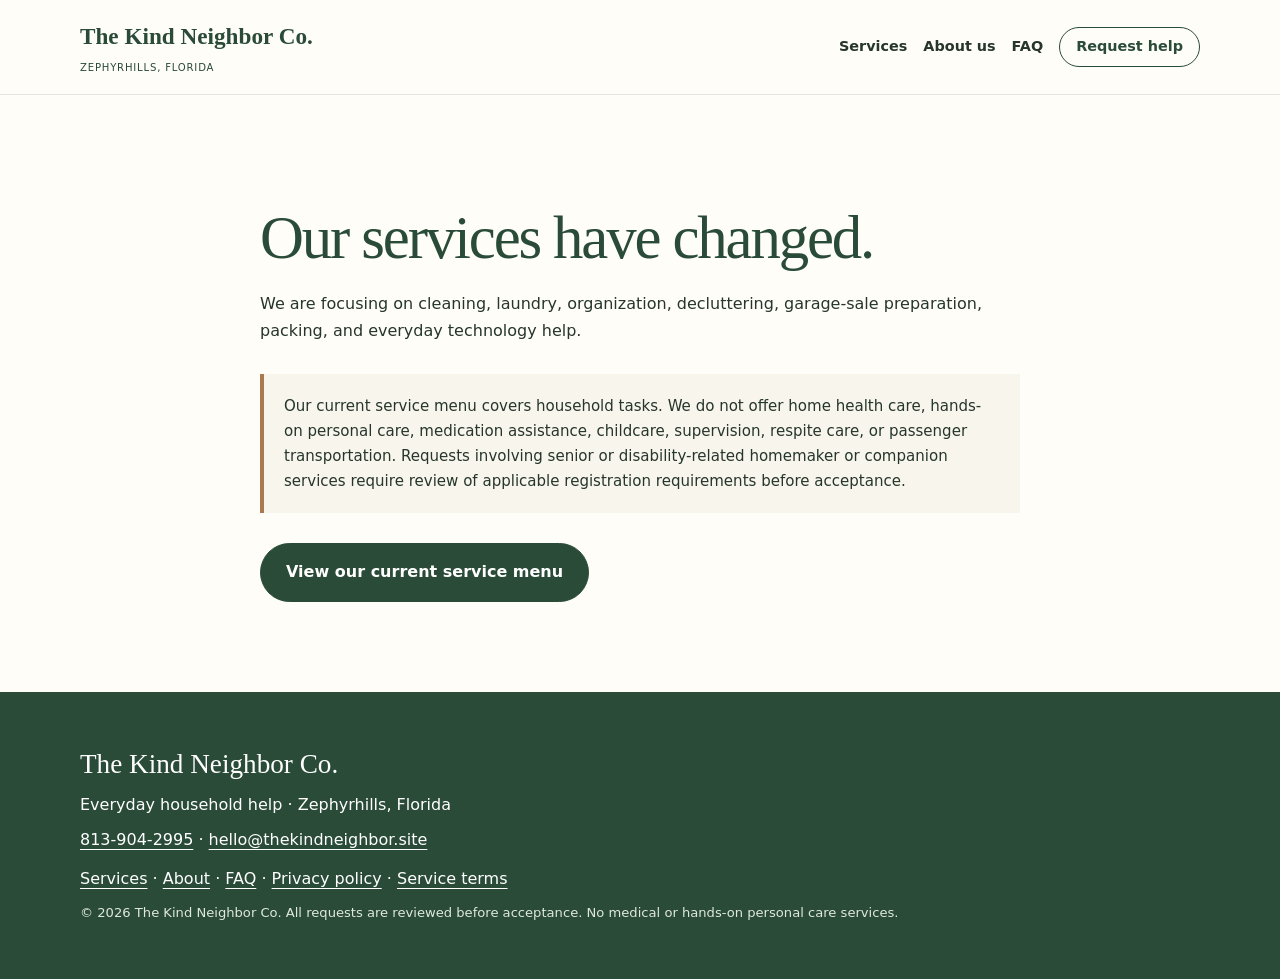
<file: companionship.html>
<!doctype html><html lang="en"><head><meta charset="utf-8"><meta name="viewport" content="width=device-width,initial-scale=1"><meta name="theme-color" content="#294b37"><meta name="description" content="Explore the current household-service menu at The Kind Neighbor Co. in Zephyrhills."><title>Our Current Services | The Kind Neighbor Co.</title><link rel="canonical" href="https://thekindneighbor.site/companionship.html"><link rel="icon" href="/assets/logo.png"><link rel="stylesheet" href="/styles.css?v=household1"><meta property="og:type" content="website"><meta property="og:title" content="Our Current Services | The Kind Neighbor Co."><meta property="og:description" content="Explore the current household-service menu at The Kind Neighbor Co. in Zephyrhills."><meta property="og:url" content="https://thekindneighbor.site/companionship.html"><meta property="og:image" content="https://thekindneighbor.site/assets/logo.png"><meta name="robots" content="noindex,follow"><meta property="og:site_name" content="The Kind Neighbor Co."><meta property="og:locale" content="en_US"><meta name="twitter:card" content="summary"><meta name="twitter:title" content="Our Current Services | The Kind Neighbor Co."><meta name="twitter:description" content="Explore the current household-service menu at The Kind Neighbor Co. in Zephyrhills."><meta name="twitter:image" content="https://thekindneighbor.site/assets/logo.png"></head><body><a class="skip" href="#main">Skip to content</a><header class="header"><div class="wrap nav"><a href="/" class="brand">The Kind Neighbor Co.<small>Zephyrhills, Florida</small></a><nav aria-label="Main navigation"><a href="/services.html">Services</a><a href="/about.html">About us</a><a href="/faq.html">FAQ</a><a class="navcta" href="/#request">Request help</a></nav></div></header><main id="main"><section class="section service-copy"><div class="wrap narrow"><h1>Our services have changed.</h1><p>We are focusing on cleaning, laundry, organization, decluttering, garage-sale preparation, packing, and everyday technology help.</p><p class="scope-note">Our current service menu covers household tasks. We do not offer home health care, hands-on personal care, medication assistance, childcare, supervision, respite care, or passenger transportation. Requests involving senior or disability-related homemaker or companion services require review of applicable registration requirements before acceptance.</p><a class="button" href="/services.html">View our current service menu</a></div></section></main><footer><div class="wrap"><strong>The Kind Neighbor Co.</strong><p>Everyday household help · Zephyrhills, Florida</p><p><a href="tel:+18139042995">813-904-2995</a> · <a href="mailto:hello@thekindneighbor.site">hello@thekindneighbor.site</a></p><p><a href="/services.html">Services</a> · <a href="/about.html">About</a> · <a href="/faq.html">FAQ</a> · <a href="/privacy.html">Privacy policy</a> · <a href="/terms.html">Service terms</a></p><p class="fine">© <span id="year">2026</span> The Kind Neighbor Co. All requests are reviewed before acceptance. No medical or hands-on personal care services.</p></div></footer></body></html>
</file>
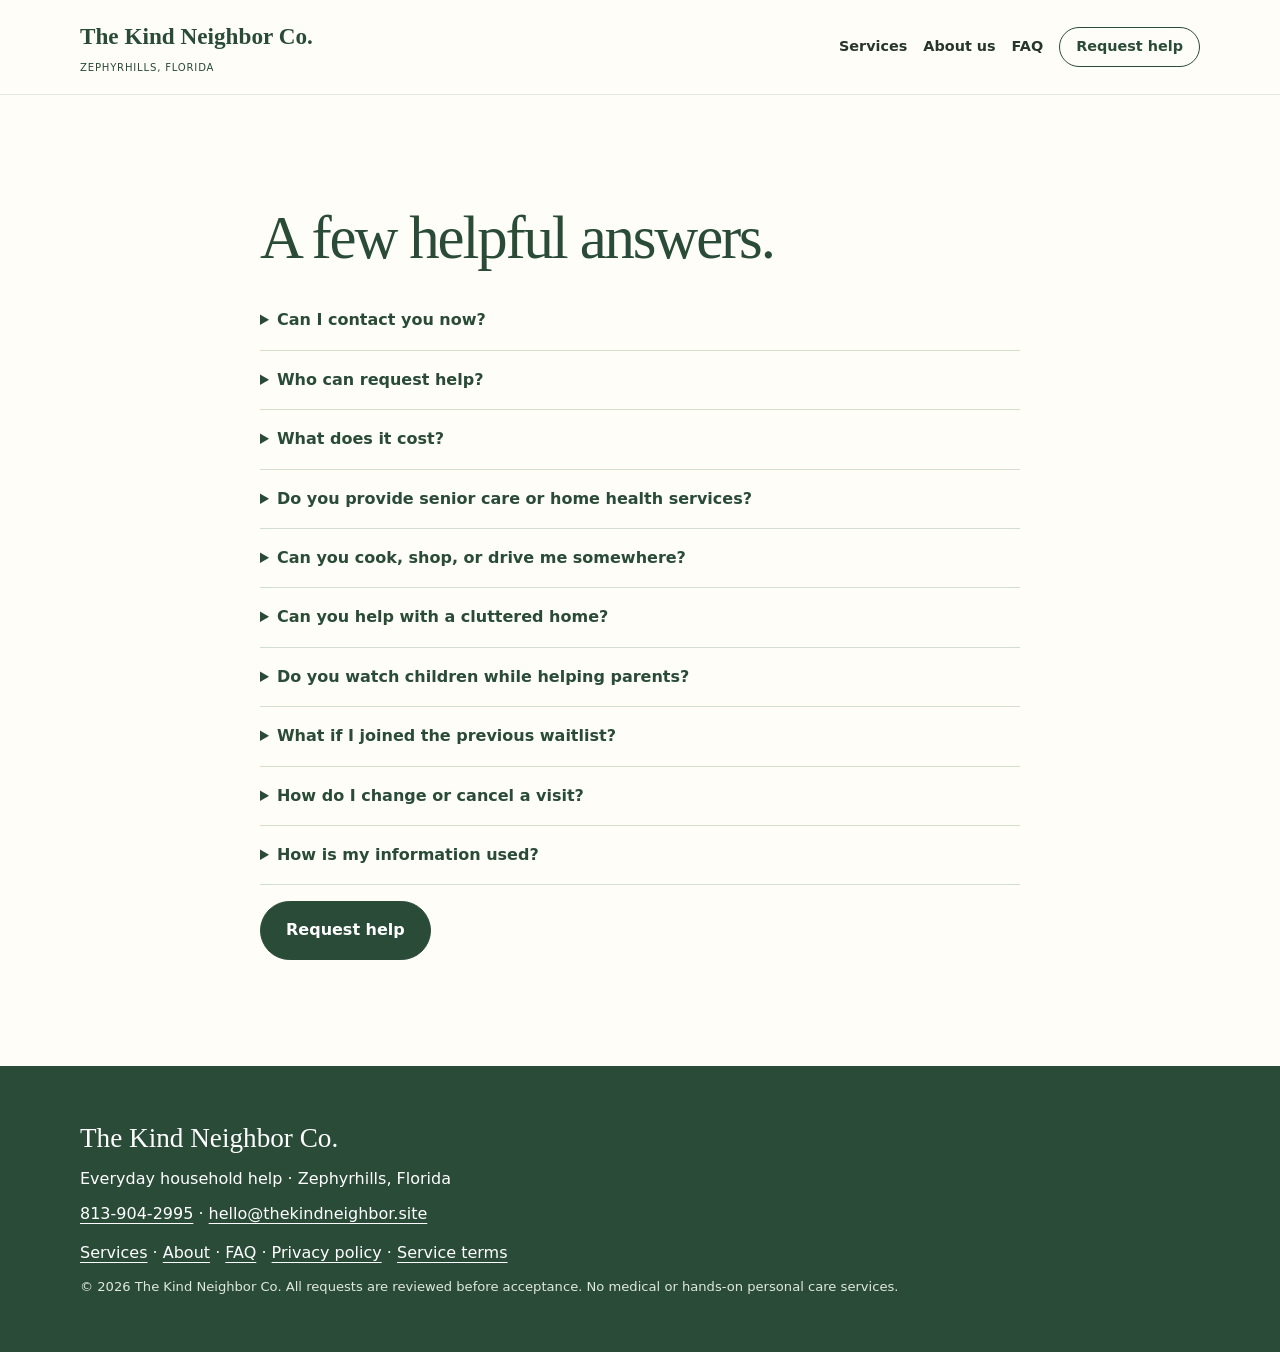
<file: faq.html>
<!doctype html><html lang="en"><head><meta charset="utf-8"><meta name="viewport" content="width=device-width,initial-scale=1"><meta name="theme-color" content="#294b37"><meta name="description" content="Answers about The Kind Neighbor Co. household services in Zephyrhills, Florida: quotes, scheduling, available tasks, service boundaries and privacy."><title>Household Help FAQs | The Kind Neighbor Co., Zephyrhills</title><link rel="canonical" href="https://thekindneighbor.site/faq.html"><link rel="icon" href="/assets/logo.png"><link rel="stylesheet" href="/styles.css?v=household3"><meta property="og:type" content="website"><meta property="og:title" content="Household Help FAQs | The Kind Neighbor Co., Zephyrhills"><meta property="og:description" content="Answers about The Kind Neighbor Co. household services in Zephyrhills, Florida: quotes, scheduling, available tasks, service boundaries and privacy."><meta property="og:url" content="https://thekindneighbor.site/faq.html"><meta property="og:image" content="https://thekindneighbor.site/assets/logo.png"><meta name="robots" content="index,follow,max-image-preview:large"><script type="application/ld+json">{"@context": "https://schema.org", "@graph": [{"@type": "LocalBusiness", "@id": "https://thekindneighbor.site/#business", "name": "The Kind Neighbor Co.", "url": "https://thekindneighbor.site/", "telephone": "+1-813-904-2995", "email": "hello@thekindneighbor.site", "areaServed": {"@type": "City", "name": "Zephyrhills", "containedInPlace": {"@type": "State", "name": "Florida"}}, "description": "Everyday household help in Zephyrhills, Florida: cleaning, laundry, home organization, decluttering, garage-sale preparation, packing, and everyday technology assistance.", "logo": {"@type": "ImageObject", "@id": "https://thekindneighbor.site/#logo", "url": "https://thekindneighbor.site/assets/logo.png", "contentUrl": "https://thekindneighbor.site/assets/logo.png", "caption": "The Kind Neighbor Co."}, "image": "https://thekindneighbor.site/assets/logo.png", "address": {"@type": "PostalAddress", "addressLocality": "Zephyrhills", "addressRegion": "FL", "addressCountry": "US"}}, {"@type": "WebSite", "@id": "https://thekindneighbor.site/#website", "url": "https://thekindneighbor.site/", "name": "The Kind Neighbor Co.", "publisher": {"@id": "https://thekindneighbor.site/#business"}, "alternateName": ["The Kind Neighbor Co. – Zephyrhills", "thekindneighbor.site"], "description": "The Kind Neighbor Co. — everyday household help in Zephyrhills, Florida.", "inLanguage": "en-US"}, {"@type": "WebPage", "@id": "https://thekindneighbor.site/faq.html#webpage", "url": "https://thekindneighbor.site/faq.html", "name": "Household Help FAQs | The Kind Neighbor Co., Zephyrhills", "isPartOf": {"@id": "https://thekindneighbor.site/#website"}, "about": {"@id": "https://thekindneighbor.site/#business"}, "description": "Answers about The Kind Neighbor Co. household services in Zephyrhills, Florida: quotes, scheduling, available tasks, service boundaries and privacy.", "inLanguage": "en-US", "dateModified": "2026-10-31", "mainEntity": {"@id": "https://thekindneighbor.site/#business"}, "primaryImageOfPage": {"@id": "https://thekindneighbor.site/#logo"}}]}</script><meta property="og:site_name" content="The Kind Neighbor Co."><meta property="og:locale" content="en_US"><meta name="twitter:card" content="summary"><meta name="twitter:title" content="Household Help FAQs | The Kind Neighbor Co., Zephyrhills"><meta name="twitter:description" content="Answers about The Kind Neighbor Co. household services in Zephyrhills, Florida: quotes, scheduling, available tasks, service boundaries and privacy."><meta name="twitter:image" content="https://thekindneighbor.site/assets/logo.png"></head><body><a class="skip" href="#main">Skip to content</a><header class="header"><div class="wrap nav"><a href="/" class="brand">The Kind Neighbor Co.<small>Zephyrhills, Florida</small></a><nav aria-label="Main navigation"><a href="/services.html">Services</a><a href="/about.html">About us</a><a href="/faq.html">FAQ</a><a class="navcta" href="/#request">Request help</a></nav></div></header><main id="main"><section class="section service-copy"><div class="wrap narrow"><h1>A few helpful answers.</h1><details><summary>Can I contact you now?</summary><p>Yes. We are accepting household-service inquiries now. We review each request before accepting work. A request is not a confirmed appointment.</p></details><details><summary>Who can request help?</summary><p>Individuals and families of all backgrounds are welcome, including stay-at-home parents, single parents, and busy households. Service eligibility depends on the actual tasks and any applicable requirements, not just how the service is described.</p></details><details><summary>What does it cost?</summary><p>We provide a quote after discussing the tasks, expected time, supplies, and location. The price and any expenses are agreed before you book. This website does not collect payments.</p></details><details><summary>Do you provide senior care or home health services?</summary><p>We are not offering home health, hands-on personal care, medication assistance, supervision, or respite care. Requests that fall within regulated homemaker or companion services are not accepted unless applicable requirements have been met.</p></details><details><summary>Can you cook, shop, or drive me somewhere?</summary><p>Meal preparation, shopping assistance, accompanied outings, and passenger transportation are not on our current menu. We are focusing on the household tasks listed on the Services page.</p></details><details><summary>Can you help with a cluttered home?</summary><p>We can discuss ordinary sorting, organization, and garage-sale preparation. We do not offer hoarding treatment, biohazard cleanup, mold remediation, pest cleanup, heavy hauling, or unsafe work.</p></details><details><summary>Do you watch children while helping parents?</summary><p>No. Household assistance does not include childcare or supervision. A responsible adult must remain responsible for children.</p></details><details><summary>What if I joined the previous waitlist?</summary><p data-nosnippet>Your earlier submission is not a confirmed appointment. Contact us to discuss the current household-service menu and update your request; submitting this new form does not erase your earlier record.</p></details><details><summary>How do I change or cancel a visit?</summary><p>Call 813-904-2995 as soon as possible. Any applicable cancellation terms will be provided before you confirm a booking.</p></details><details><summary>How is my information used?</summary><p>We use inquiry information to review requests, contact you, and manage agreed services. Read our Privacy policy for details and privacy contact options.</p></details><p><a class="button" href="/#request">Request help</a></p></div></section></main><footer><div class="wrap"><strong>The Kind Neighbor Co.</strong><p>Everyday household help · Zephyrhills, Florida</p><p><a href="tel:+18139042995">813-904-2995</a> · <a href="mailto:hello@thekindneighbor.site">hello@thekindneighbor.site</a></p><p><a href="/services.html">Services</a> · <a href="/about.html">About</a> · <a href="/faq.html">FAQ</a> · <a href="/privacy.html">Privacy policy</a> · <a href="/terms.html">Service terms</a></p><p class="fine">© <span id="year">2026</span> The Kind Neighbor Co. All requests are reviewed before acceptance. No medical or hands-on personal care services.</p></div></footer></body></html>
</file>
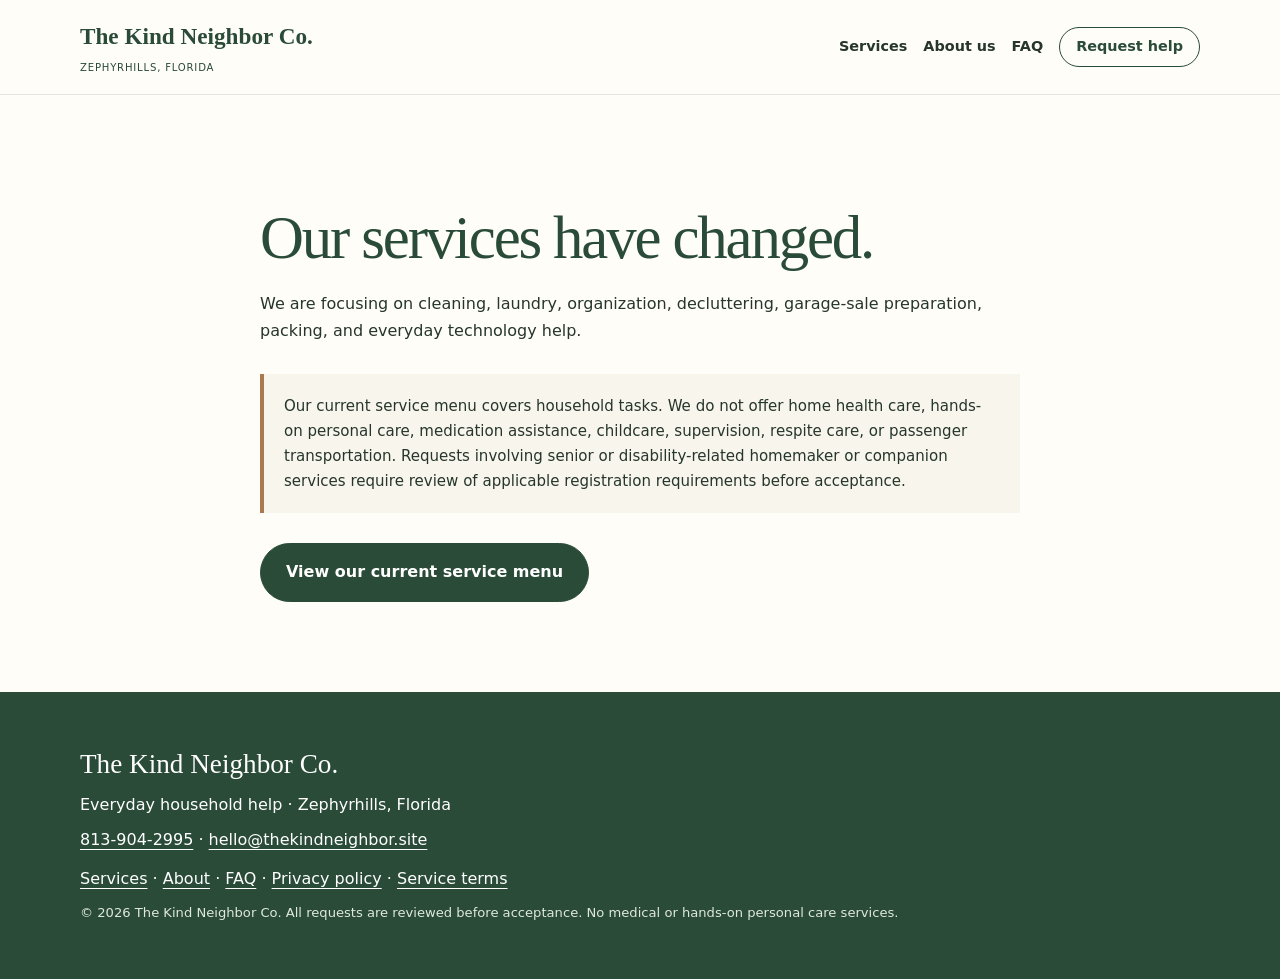
<file: homemaker-services.html>
<!doctype html><html lang="en"><head><meta charset="utf-8"><meta name="viewport" content="width=device-width,initial-scale=1"><meta name="theme-color" content="#294b37"><meta name="description" content="Explore the current household-service menu at The Kind Neighbor Co. in Zephyrhills."><title>Our Current Services | The Kind Neighbor Co.</title><link rel="canonical" href="https://thekindneighbor.site/homemaker-services.html"><link rel="icon" href="/assets/logo.png"><link rel="stylesheet" href="/styles.css?v=household1"><meta property="og:type" content="website"><meta property="og:title" content="Our Current Services | The Kind Neighbor Co."><meta property="og:description" content="Explore the current household-service menu at The Kind Neighbor Co. in Zephyrhills."><meta property="og:url" content="https://thekindneighbor.site/homemaker-services.html"><meta property="og:image" content="https://thekindneighbor.site/assets/logo.png"><meta name="robots" content="noindex,follow"><meta property="og:site_name" content="The Kind Neighbor Co."><meta property="og:locale" content="en_US"><meta name="twitter:card" content="summary"><meta name="twitter:title" content="Our Current Services | The Kind Neighbor Co."><meta name="twitter:description" content="Explore the current household-service menu at The Kind Neighbor Co. in Zephyrhills."><meta name="twitter:image" content="https://thekindneighbor.site/assets/logo.png"></head><body><a class="skip" href="#main">Skip to content</a><header class="header"><div class="wrap nav"><a href="/" class="brand">The Kind Neighbor Co.<small>Zephyrhills, Florida</small></a><nav aria-label="Main navigation"><a href="/services.html">Services</a><a href="/about.html">About us</a><a href="/faq.html">FAQ</a><a class="navcta" href="/#request">Request help</a></nav></div></header><main id="main"><section class="section service-copy"><div class="wrap narrow"><h1>Our services have changed.</h1><p>We are focusing on cleaning, laundry, organization, decluttering, garage-sale preparation, packing, and everyday technology help.</p><p class="scope-note">Our current service menu covers household tasks. We do not offer home health care, hands-on personal care, medication assistance, childcare, supervision, respite care, or passenger transportation. Requests involving senior or disability-related homemaker or companion services require review of applicable registration requirements before acceptance.</p><a class="button" href="/services.html">View our current service menu</a></div></section></main><footer><div class="wrap"><strong>The Kind Neighbor Co.</strong><p>Everyday household help · Zephyrhills, Florida</p><p><a href="tel:+18139042995">813-904-2995</a> · <a href="mailto:hello@thekindneighbor.site">hello@thekindneighbor.site</a></p><p><a href="/services.html">Services</a> · <a href="/about.html">About</a> · <a href="/faq.html">FAQ</a> · <a href="/privacy.html">Privacy policy</a> · <a href="/terms.html">Service terms</a></p><p class="fine">© <span id="year">2026</span> The Kind Neighbor Co. All requests are reviewed before acceptance. No medical or hands-on personal care services.</p></div></footer></body></html>
</file>
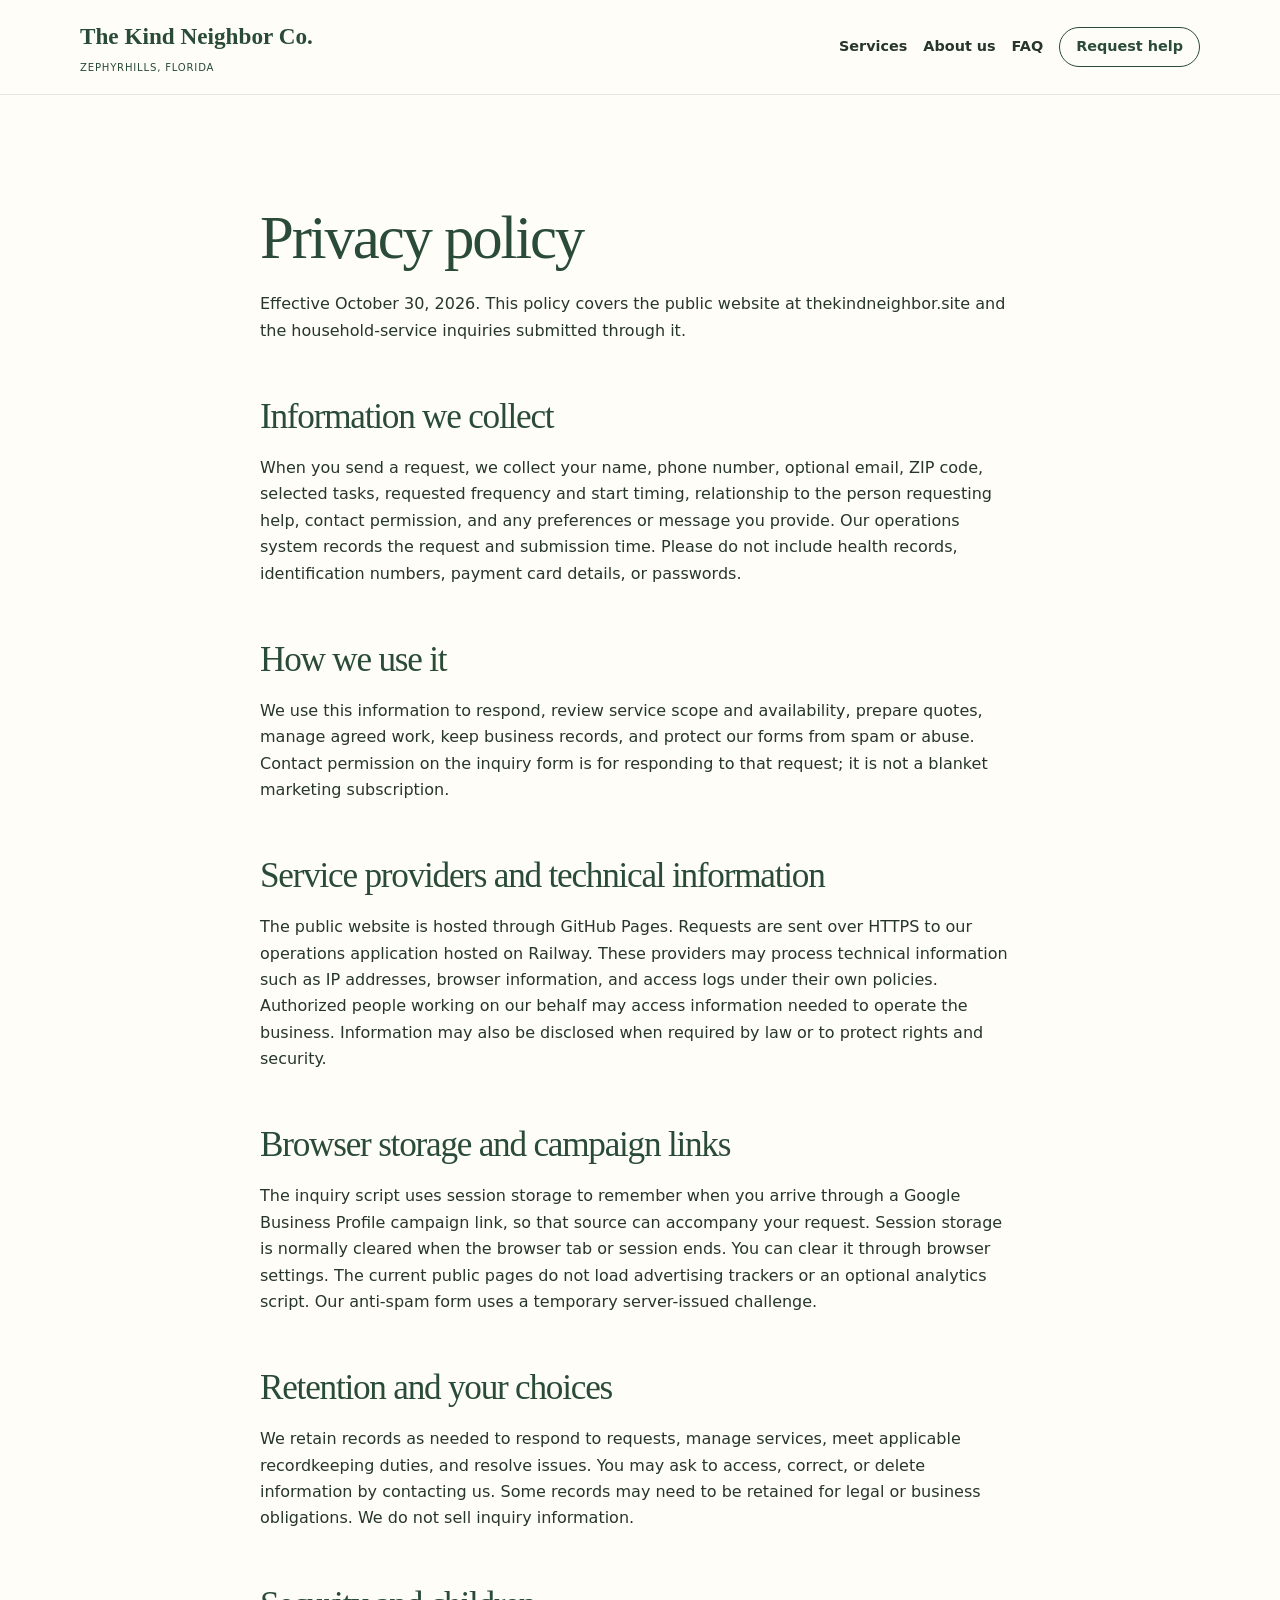
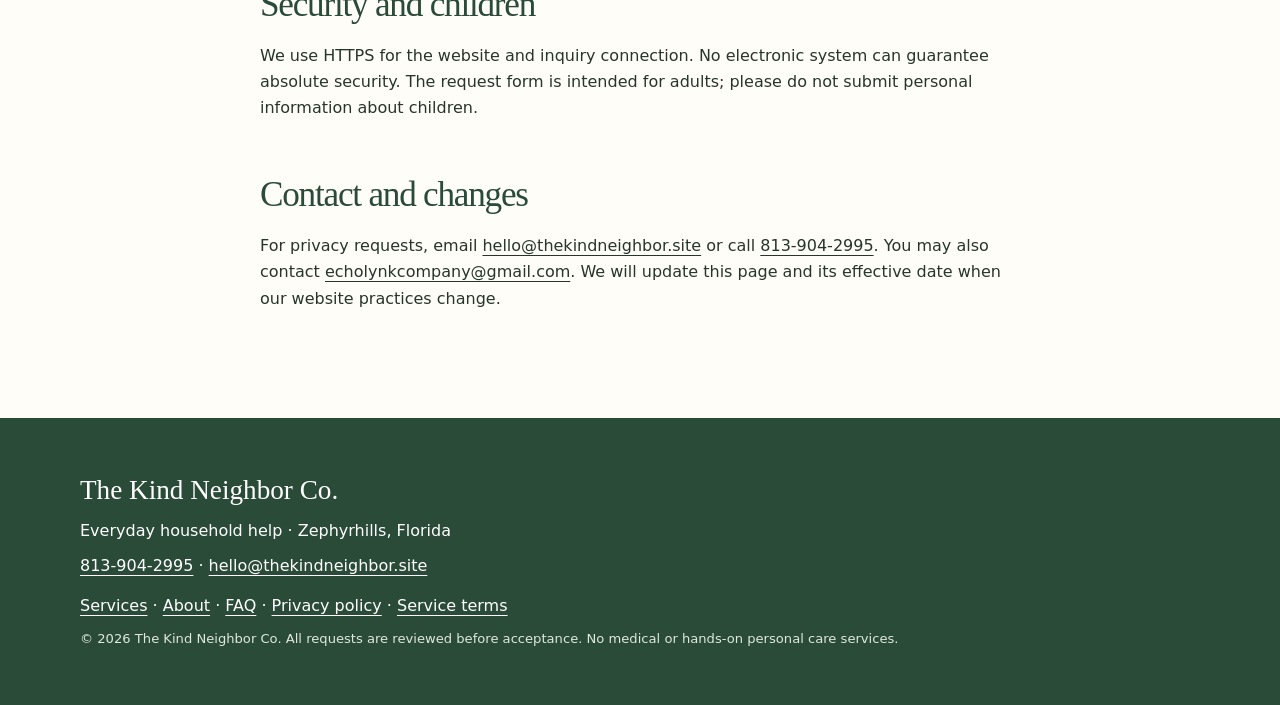
<file: privacy.html>
<!doctype html><html lang="en"><head><meta charset="utf-8"><meta name="viewport" content="width=device-width,initial-scale=1"><meta name="theme-color" content="#294b37"><meta name="description" content="How The Kind Neighbor Co. collects and uses website inquiries, browser storage, and contact information."><title>Privacy Policy | The Kind Neighbor Co.</title><link rel="canonical" href="https://thekindneighbor.site/privacy.html"><link rel="icon" href="/assets/logo.png"><link rel="stylesheet" href="/styles.css?v=household3"><meta property="og:type" content="website"><meta property="og:title" content="Privacy Policy | The Kind Neighbor Co."><meta property="og:description" content="How The Kind Neighbor Co. collects and uses website inquiries, browser storage, and contact information."><meta property="og:url" content="https://thekindneighbor.site/privacy.html"><meta property="og:image" content="https://thekindneighbor.site/assets/logo.png"><meta name="robots" content="index,follow,max-image-preview:large"><script type="application/ld+json">{"@context": "https://schema.org", "@graph": [{"@type": "LocalBusiness", "@id": "https://thekindneighbor.site/#business", "name": "The Kind Neighbor Co.", "url": "https://thekindneighbor.site/", "telephone": "+1-813-904-2995", "email": "hello@thekindneighbor.site", "areaServed": {"@type": "City", "name": "Zephyrhills", "containedInPlace": {"@type": "State", "name": "Florida"}}, "description": "Everyday household help in Zephyrhills, Florida: cleaning, laundry, home organization, decluttering, garage-sale preparation, packing, and everyday technology assistance.", "logo": {"@type": "ImageObject", "@id": "https://thekindneighbor.site/#logo", "url": "https://thekindneighbor.site/assets/logo.png", "contentUrl": "https://thekindneighbor.site/assets/logo.png", "caption": "The Kind Neighbor Co."}, "image": "https://thekindneighbor.site/assets/logo.png", "address": {"@type": "PostalAddress", "addressLocality": "Zephyrhills", "addressRegion": "FL", "addressCountry": "US"}}, {"@type": "WebSite", "@id": "https://thekindneighbor.site/#website", "url": "https://thekindneighbor.site/", "name": "The Kind Neighbor Co.", "publisher": {"@id": "https://thekindneighbor.site/#business"}, "alternateName": ["The Kind Neighbor Co. – Zephyrhills", "thekindneighbor.site"], "description": "The Kind Neighbor Co. — everyday household help in Zephyrhills, Florida.", "inLanguage": "en-US"}, {"@type": "WebPage", "@id": "https://thekindneighbor.site/privacy.html#webpage", "url": "https://thekindneighbor.site/privacy.html", "name": "Privacy Policy | The Kind Neighbor Co.", "isPartOf": {"@id": "https://thekindneighbor.site/#website"}, "about": {"@id": "https://thekindneighbor.site/#business"}, "description": "How The Kind Neighbor Co. collects and uses website inquiries, browser storage, and contact information.", "inLanguage": "en-US", "dateModified": "2026-10-31", "mainEntity": {"@id": "https://thekindneighbor.site/#business"}, "primaryImageOfPage": {"@id": "https://thekindneighbor.site/#logo"}}]}</script><meta property="og:site_name" content="The Kind Neighbor Co."><meta property="og:locale" content="en_US"><meta name="twitter:card" content="summary"><meta name="twitter:title" content="Privacy Policy | The Kind Neighbor Co."><meta name="twitter:description" content="How The Kind Neighbor Co. collects and uses website inquiries, browser storage, and contact information."><meta name="twitter:image" content="https://thekindneighbor.site/assets/logo.png"></head><body><a class="skip" href="#main">Skip to content</a><header class="header"><div class="wrap nav"><a href="/" class="brand">The Kind Neighbor Co.<small>Zephyrhills, Florida</small></a><nav aria-label="Main navigation"><a href="/services.html">Services</a><a href="/about.html">About us</a><a href="/faq.html">FAQ</a><a class="navcta" href="/#request">Request help</a></nav></div></header><main id="main"><section class="section service-copy"><div class="wrap narrow"><h1>Privacy policy</h1><p>Effective October 30, 2026. This policy covers the public website at thekindneighbor.site and the household-service inquiries submitted through it.</p><h2>Information we collect</h2><p>When you send a request, we collect your name, phone number, optional email, ZIP code, selected tasks, requested frequency and start timing, relationship to the person requesting help, contact permission, and any preferences or message you provide. Our operations system records the request and submission time. Please do not include health records, identification numbers, payment card details, or passwords.</p><h2>How we use it</h2><p>We use this information to respond, review service scope and availability, prepare quotes, manage agreed work, keep business records, and protect our forms from spam or abuse. Contact permission on the inquiry form is for responding to that request; it is not a blanket marketing subscription.</p><h2>Service providers and technical information</h2><p>The public website is hosted through GitHub Pages. Requests are sent over HTTPS to our operations application hosted on Railway. These providers may process technical information such as IP addresses, browser information, and access logs under their own policies. Authorized people working on our behalf may access information needed to operate the business. Information may also be disclosed when required by law or to protect rights and security.</p><h2>Browser storage and campaign links</h2><p>The inquiry script uses session storage to remember when you arrive through a Google Business Profile campaign link, so that source can accompany your request. Session storage is normally cleared when the browser tab or session ends. You can clear it through browser settings. The current public pages do not load advertising trackers or an optional analytics script. Our anti-spam form uses a temporary server-issued challenge.</p><h2>Retention and your choices</h2><p>We retain records as needed to respond to requests, manage services, meet applicable recordkeeping duties, and resolve issues. You may ask to access, correct, or delete information by contacting us. Some records may need to be retained for legal or business obligations. We do not sell inquiry information.</p><h2>Security and children</h2><p>We use HTTPS for the website and inquiry connection. No electronic system can guarantee absolute security. The request form is intended for adults; please do not submit personal information about children.</p><h2>Contact and changes</h2><p>For privacy requests, email <a href="mailto:hello@thekindneighbor.site">hello@thekindneighbor.site</a> or call <a href="tel:+18139042995">813-904-2995</a>. You may also contact <a href="mailto:echolynkcompany@gmail.com">echolynkcompany@gmail.com</a>. We will update this page and its effective date when our website practices change.</p></div></section></main><footer><div class="wrap"><strong>The Kind Neighbor Co.</strong><p>Everyday household help · Zephyrhills, Florida</p><p><a href="tel:+18139042995">813-904-2995</a> · <a href="mailto:hello@thekindneighbor.site">hello@thekindneighbor.site</a></p><p><a href="/services.html">Services</a> · <a href="/about.html">About</a> · <a href="/faq.html">FAQ</a> · <a href="/privacy.html">Privacy policy</a> · <a href="/terms.html">Service terms</a></p><p class="fine">© <span id="year">2026</span> The Kind Neighbor Co. All requests are reviewed before acceptance. No medical or hands-on personal care services.</p></div></footer></body></html>
</file>
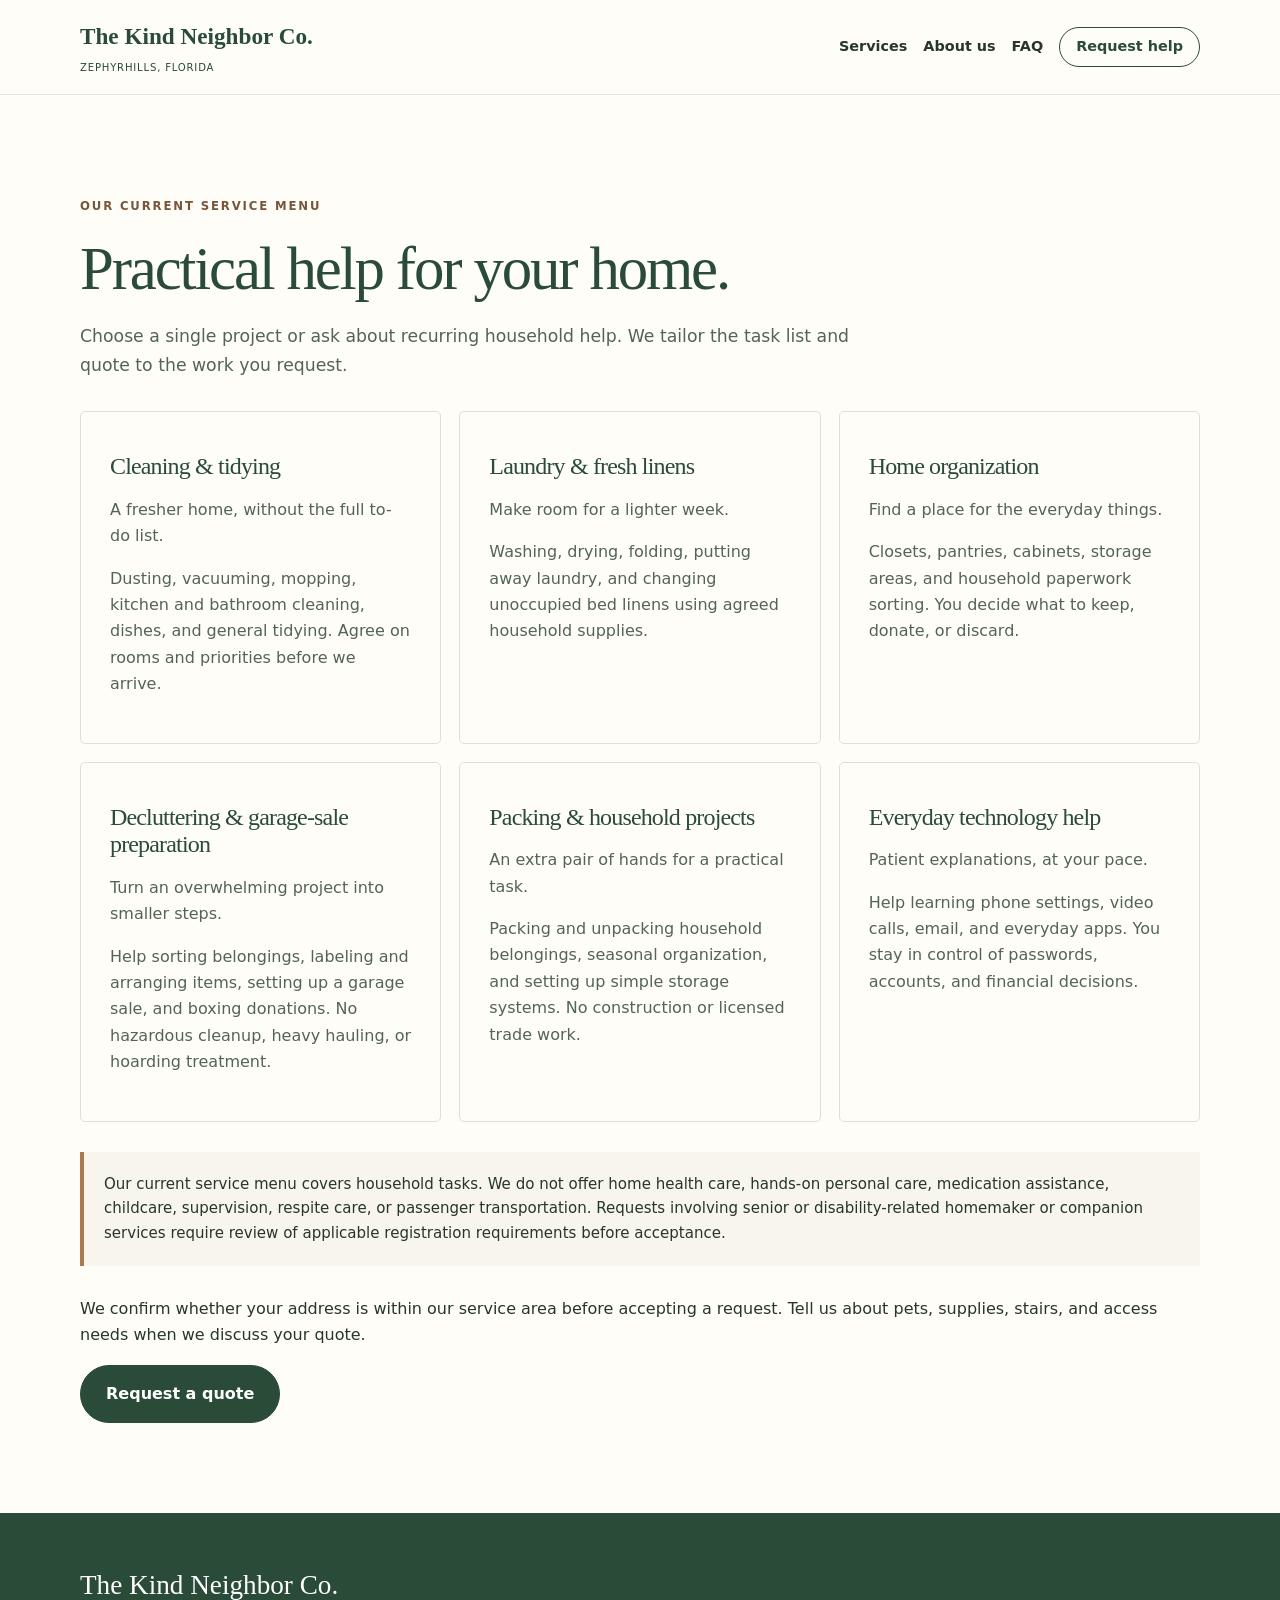
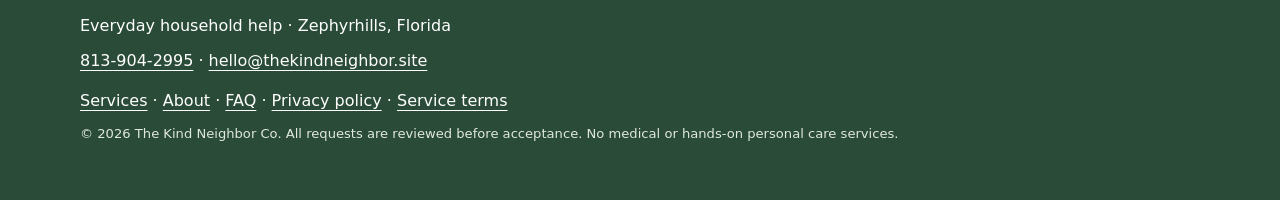
<file: services.html>
<!doctype html><html lang="en"><head><meta charset="utf-8"><meta name="viewport" content="width=device-width,initial-scale=1"><meta name="theme-color" content="#294b37"><meta name="description" content="Explore cleaning, laundry, home organization, decluttering, packing and everyday technology help from The Kind Neighbor Co. in Zephyrhills, Florida."><title>Cleaning &amp; Household Services in Zephyrhills | The Kind Neighbor Co.</title><link rel="canonical" href="https://thekindneighbor.site/services.html"><link rel="icon" href="/assets/logo.png"><link rel="stylesheet" href="/styles.css?v=household3"><meta property="og:type" content="website"><meta property="og:title" content="Cleaning &amp; Household Services in Zephyrhills | The Kind Neighbor Co."><meta property="og:description" content="Explore cleaning, laundry, home organization, decluttering, packing and everyday technology help from The Kind Neighbor Co. in Zephyrhills, Florida."><meta property="og:url" content="https://thekindneighbor.site/services.html"><meta property="og:image" content="https://thekindneighbor.site/assets/logo.png"><meta name="robots" content="index,follow,max-image-preview:large"><script type="application/ld+json">{"@context": "https://schema.org", "@graph": [{"@type": "LocalBusiness", "@id": "https://thekindneighbor.site/#business", "name": "The Kind Neighbor Co.", "url": "https://thekindneighbor.site/", "telephone": "+1-813-904-2995", "email": "hello@thekindneighbor.site", "areaServed": {"@type": "City", "name": "Zephyrhills", "containedInPlace": {"@type": "State", "name": "Florida"}}, "description": "Everyday household help in Zephyrhills, Florida: cleaning, laundry, home organization, decluttering, garage-sale preparation, packing, and everyday technology assistance.", "hasOfferCatalog": {"@type": "OfferCatalog", "name": "Household services", "itemListElement": [{"@type": "Offer", "itemOffered": {"@type": "Service", "name": "Residential cleaning", "areaServed": "Zephyrhills, Florida", "provider": {"@id": "https://thekindneighbor.site/#business"}}}, {"@type": "Offer", "itemOffered": {"@type": "Service", "name": "Laundry and linens", "areaServed": "Zephyrhills, Florida", "provider": {"@id": "https://thekindneighbor.site/#business"}}}, {"@type": "Offer", "itemOffered": {"@type": "Service", "name": "Home organization", "areaServed": "Zephyrhills, Florida", "provider": {"@id": "https://thekindneighbor.site/#business"}}}, {"@type": "Offer", "itemOffered": {"@type": "Service", "name": "Decluttering and garage-sale preparation", "areaServed": "Zephyrhills, Florida", "provider": {"@id": "https://thekindneighbor.site/#business"}}}, {"@type": "Offer", "itemOffered": {"@type": "Service", "name": "Packing and household projects", "areaServed": "Zephyrhills, Florida", "provider": {"@id": "https://thekindneighbor.site/#business"}}}, {"@type": "Offer", "itemOffered": {"@type": "Service", "name": "Everyday technology assistance", "areaServed": "Zephyrhills, Florida", "provider": {"@id": "https://thekindneighbor.site/#business"}}}]}, "logo": {"@type": "ImageObject", "@id": "https://thekindneighbor.site/#logo", "url": "https://thekindneighbor.site/assets/logo.png", "contentUrl": "https://thekindneighbor.site/assets/logo.png", "caption": "The Kind Neighbor Co."}, "image": "https://thekindneighbor.site/assets/logo.png", "address": {"@type": "PostalAddress", "addressLocality": "Zephyrhills", "addressRegion": "FL", "addressCountry": "US"}}, {"@type": "WebSite", "@id": "https://thekindneighbor.site/#website", "url": "https://thekindneighbor.site/", "name": "The Kind Neighbor Co.", "publisher": {"@id": "https://thekindneighbor.site/#business"}, "alternateName": ["The Kind Neighbor Co. – Zephyrhills", "thekindneighbor.site"], "description": "The Kind Neighbor Co. — everyday household help in Zephyrhills, Florida.", "inLanguage": "en-US"}, {"@type": "WebPage", "@id": "https://thekindneighbor.site/services.html#webpage", "url": "https://thekindneighbor.site/services.html", "name": "Cleaning & Household Services in Zephyrhills | The Kind Neighbor Co.", "isPartOf": {"@id": "https://thekindneighbor.site/#website"}, "about": {"@id": "https://thekindneighbor.site/#business"}, "description": "Explore cleaning, laundry, home organization, decluttering, packing and everyday technology help from The Kind Neighbor Co. in Zephyrhills, Florida.", "inLanguage": "en-US", "dateModified": "2026-10-31", "mainEntity": {"@id": "https://thekindneighbor.site/#business"}, "primaryImageOfPage": {"@id": "https://thekindneighbor.site/#logo"}}]}</script><meta property="og:site_name" content="The Kind Neighbor Co."><meta property="og:locale" content="en_US"><meta name="twitter:card" content="summary"><meta name="twitter:title" content="Cleaning &amp; Household Services in Zephyrhills | The Kind Neighbor Co."><meta name="twitter:description" content="Explore cleaning, laundry, home organization, decluttering, packing and everyday technology help from The Kind Neighbor Co. in Zephyrhills, Florida."><meta name="twitter:image" content="https://thekindneighbor.site/assets/logo.png"></head><body><a class="skip" href="#main">Skip to content</a><header class="header"><div class="wrap nav"><a href="/" class="brand">The Kind Neighbor Co.<small>Zephyrhills, Florida</small></a><nav aria-label="Main navigation"><a href="/services.html">Services</a><a href="/about.html">About us</a><a href="/faq.html">FAQ</a><a class="navcta" href="/#request">Request help</a></nav></div></header><main id="main"><section class="section service-copy"><div class="wrap"><p class="eyebrow">Our current service menu</p><h1>Practical help for your home.</h1><p class="lead">Choose a single project or ask about recurring household help. We tailor the task list and quote to the work you request.</p><div class="cards"><article><h2>Cleaning & tidying</h2><p>A fresher home, without the full to-do list.</p><p>Dusting, vacuuming, mopping, kitchen and bathroom cleaning, dishes, and general tidying. Agree on rooms and priorities before we arrive.</p></article><article><h2>Laundry & fresh linens</h2><p>Make room for a lighter week.</p><p>Washing, drying, folding, putting away laundry, and changing unoccupied bed linens using agreed household supplies.</p></article><article><h2>Home organization</h2><p>Find a place for the everyday things.</p><p>Closets, pantries, cabinets, storage areas, and household paperwork sorting. You decide what to keep, donate, or discard.</p></article><article><h2>Decluttering & garage-sale preparation</h2><p>Turn an overwhelming project into smaller steps.</p><p>Help sorting belongings, labeling and arranging items, setting up a garage sale, and boxing donations. No hazardous cleanup, heavy hauling, or hoarding treatment.</p></article><article><h2>Packing & household projects</h2><p>An extra pair of hands for a practical task.</p><p>Packing and unpacking household belongings, seasonal organization, and setting up simple storage systems. No construction or licensed trade work.</p></article><article><h2>Everyday technology help</h2><p>Patient explanations, at your pace.</p><p>Help learning phone settings, video calls, email, and everyday apps. You stay in control of passwords, accounts, and financial decisions.</p></article></div><p class="scope-note">Our current service menu covers household tasks. We do not offer home health care, hands-on personal care, medication assistance, childcare, supervision, respite care, or passenger transportation. Requests involving senior or disability-related homemaker or companion services require review of applicable registration requirements before acceptance.</p><p>We confirm whether your address is within our service area before accepting a request. Tell us about pets, supplies, stairs, and access needs when we discuss your quote.</p><a class="button" href="/#request">Request a quote</a></div></section></main><footer><div class="wrap"><strong>The Kind Neighbor Co.</strong><p>Everyday household help · Zephyrhills, Florida</p><p><a href="tel:+18139042995">813-904-2995</a> · <a href="mailto:hello@thekindneighbor.site">hello@thekindneighbor.site</a></p><p><a href="/services.html">Services</a> · <a href="/about.html">About</a> · <a href="/faq.html">FAQ</a> · <a href="/privacy.html">Privacy policy</a> · <a href="/terms.html">Service terms</a></p><p class="fine">© <span id="year">2026</span> The Kind Neighbor Co. All requests are reviewed before acceptance. No medical or hands-on personal care services.</p></div></footer></body></html>
</file>
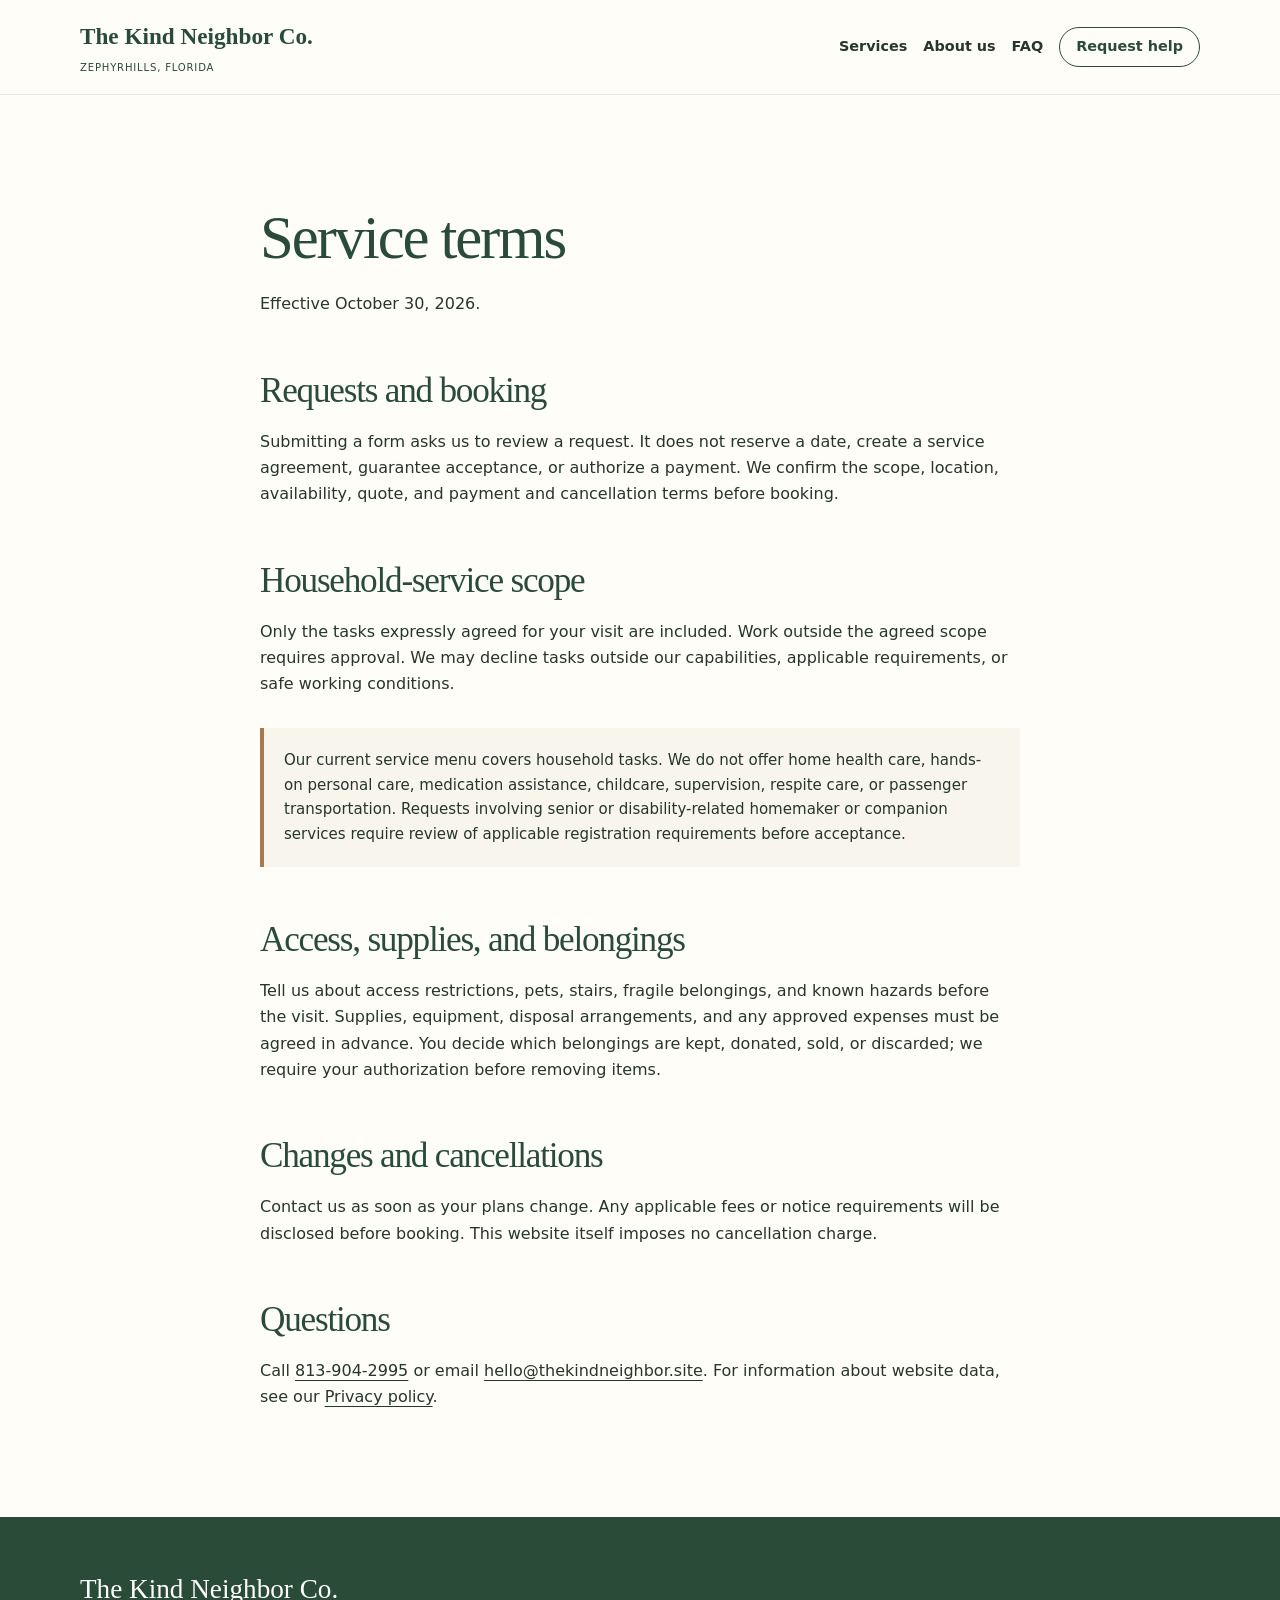
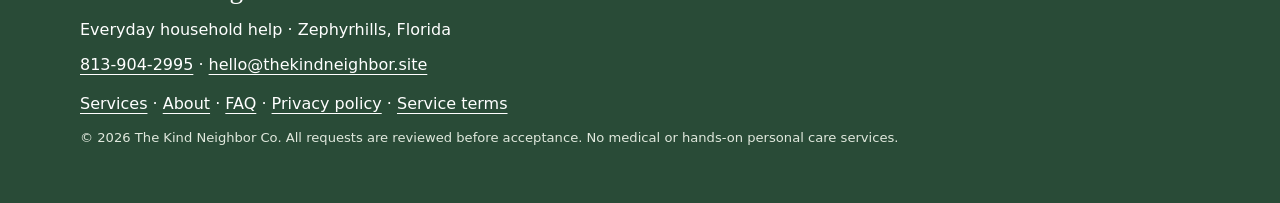
<file: terms.html>
<!doctype html><html lang="en"><head><meta charset="utf-8"><meta name="viewport" content="width=device-width,initial-scale=1"><meta name="theme-color" content="#294b37"><meta name="description" content="How requests, quotes, agreed household tasks, visit changes, and service boundaries work."><title>Service Terms | The Kind Neighbor Co.</title><link rel="canonical" href="https://thekindneighbor.site/terms.html"><link rel="icon" href="/assets/logo.png"><link rel="stylesheet" href="/styles.css?v=household3"><meta property="og:type" content="website"><meta property="og:title" content="Service Terms | The Kind Neighbor Co."><meta property="og:description" content="How requests, quotes, agreed household tasks, visit changes, and service boundaries work."><meta property="og:url" content="https://thekindneighbor.site/terms.html"><meta property="og:image" content="https://thekindneighbor.site/assets/logo.png"><meta name="robots" content="index,follow,max-image-preview:large"><script type="application/ld+json">{"@context": "https://schema.org", "@graph": [{"@type": "LocalBusiness", "@id": "https://thekindneighbor.site/#business", "name": "The Kind Neighbor Co.", "url": "https://thekindneighbor.site/", "telephone": "+1-813-904-2995", "email": "hello@thekindneighbor.site", "areaServed": {"@type": "City", "name": "Zephyrhills", "containedInPlace": {"@type": "State", "name": "Florida"}}, "description": "Everyday household help in Zephyrhills, Florida: cleaning, laundry, home organization, decluttering, garage-sale preparation, packing, and everyday technology assistance.", "logo": {"@type": "ImageObject", "@id": "https://thekindneighbor.site/#logo", "url": "https://thekindneighbor.site/assets/logo.png", "contentUrl": "https://thekindneighbor.site/assets/logo.png", "caption": "The Kind Neighbor Co."}, "image": "https://thekindneighbor.site/assets/logo.png", "address": {"@type": "PostalAddress", "addressLocality": "Zephyrhills", "addressRegion": "FL", "addressCountry": "US"}}, {"@type": "WebSite", "@id": "https://thekindneighbor.site/#website", "url": "https://thekindneighbor.site/", "name": "The Kind Neighbor Co.", "publisher": {"@id": "https://thekindneighbor.site/#business"}, "alternateName": ["The Kind Neighbor Co. – Zephyrhills", "thekindneighbor.site"], "description": "The Kind Neighbor Co. — everyday household help in Zephyrhills, Florida.", "inLanguage": "en-US"}, {"@type": "WebPage", "@id": "https://thekindneighbor.site/terms.html#webpage", "url": "https://thekindneighbor.site/terms.html", "name": "Service Terms | The Kind Neighbor Co.", "isPartOf": {"@id": "https://thekindneighbor.site/#website"}, "about": {"@id": "https://thekindneighbor.site/#business"}, "description": "How requests, quotes, agreed household tasks, visit changes, and service boundaries work.", "inLanguage": "en-US", "dateModified": "2026-10-31", "mainEntity": {"@id": "https://thekindneighbor.site/#business"}, "primaryImageOfPage": {"@id": "https://thekindneighbor.site/#logo"}}]}</script><meta property="og:site_name" content="The Kind Neighbor Co."><meta property="og:locale" content="en_US"><meta name="twitter:card" content="summary"><meta name="twitter:title" content="Service Terms | The Kind Neighbor Co."><meta name="twitter:description" content="How requests, quotes, agreed household tasks, visit changes, and service boundaries work."><meta name="twitter:image" content="https://thekindneighbor.site/assets/logo.png"></head><body><a class="skip" href="#main">Skip to content</a><header class="header"><div class="wrap nav"><a href="/" class="brand">The Kind Neighbor Co.<small>Zephyrhills, Florida</small></a><nav aria-label="Main navigation"><a href="/services.html">Services</a><a href="/about.html">About us</a><a href="/faq.html">FAQ</a><a class="navcta" href="/#request">Request help</a></nav></div></header><main id="main"><section class="section service-copy"><div class="wrap narrow"><h1>Service terms</h1><p>Effective October 30, 2026.</p><h2>Requests and booking</h2><p>Submitting a form asks us to review a request. It does not reserve a date, create a service agreement, guarantee acceptance, or authorize a payment. We confirm the scope, location, availability, quote, and payment and cancellation terms before booking.</p><h2>Household-service scope</h2><p>Only the tasks expressly agreed for your visit are included. Work outside the agreed scope requires approval. We may decline tasks outside our capabilities, applicable requirements, or safe working conditions.</p><p class="scope-note">Our current service menu covers household tasks. We do not offer home health care, hands-on personal care, medication assistance, childcare, supervision, respite care, or passenger transportation. Requests involving senior or disability-related homemaker or companion services require review of applicable registration requirements before acceptance.</p><h2>Access, supplies, and belongings</h2><p>Tell us about access restrictions, pets, stairs, fragile belongings, and known hazards before the visit. Supplies, equipment, disposal arrangements, and any approved expenses must be agreed in advance. You decide which belongings are kept, donated, sold, or discarded; we require your authorization before removing items.</p><h2>Changes and cancellations</h2><p>Contact us as soon as your plans change. Any applicable fees or notice requirements will be disclosed before booking. This website itself imposes no cancellation charge.</p><h2>Questions</h2><p>Call <a href="tel:+18139042995">813-904-2995</a> or email <a href="mailto:hello@thekindneighbor.site">hello@thekindneighbor.site</a>. For information about website data, see our <a href="/privacy.html">Privacy policy</a>.</p></div></section></main><footer><div class="wrap"><strong>The Kind Neighbor Co.</strong><p>Everyday household help · Zephyrhills, Florida</p><p><a href="tel:+18139042995">813-904-2995</a> · <a href="mailto:hello@thekindneighbor.site">hello@thekindneighbor.site</a></p><p><a href="/services.html">Services</a> · <a href="/about.html">About</a> · <a href="/faq.html">FAQ</a> · <a href="/privacy.html">Privacy policy</a> · <a href="/terms.html">Service terms</a></p><p class="fine">© <span id="year">2026</span> The Kind Neighbor Co. All requests are reviewed before acceptance. No medical or hands-on personal care services.</p></div></footer></body></html>
</file>
<file: styles.css>
:root{--green:#294b37;--sage:#dce7d8;--cream:#f8f5ed;--gold:#aa7950;--ink:#26362b;--muted:#526457}*{box-sizing:border-box}html{scroll-behavior:smooth}body{margin:0;color:var(--ink);font-family:system-ui,-apple-system,Segoe UI,Arial,sans-serif;line-height:1.65}a{color:inherit}h1,h2,h3{font-family:Georgia,serif;line-height:1.15;color:var(--green)}h1{font-size:clamp(2.4rem,5vw,4.5rem);margin:.3em 0}h2{font-size:clamp(1.9rem,3.4vw,3rem);margin:.3em 0 .5em}h3{font-size:1.28rem;margin:.5em 0}.wrap{width:min(1120px,calc(100% - 36px));margin:auto}.narrow{max-width:780px}.skip{position:absolute;left:-9999px}.skip:focus{left:12px;top:12px;background:white;padding:10px;z-index:10}.header{background:white;position:sticky;top:0;z-index:5;border-bottom:1px solid #e4e8df}.nav{display:flex;align-items:center;justify-content:space-between;gap:20px;min-height:82px}.brand{font-family:Georgia,serif;font-size:1.25rem;font-weight:bold;text-decoration:none;color:var(--green)}.brand small{display:block;font-family:system-ui;font-size:.65rem;text-transform:uppercase;letter-spacing:.08em;font-weight:500}.nav nav{display:flex;gap:22px;align-items:center}.nav nav a{text-decoration:none;font-size:.9rem;font-weight:600}.navcta{color:var(--green);border:1px solid var(--green);border-radius:999px;padding:7px 16px}.hero{background:var(--cream);padding:75px 0}.hero-grid{display:grid;grid-template-columns:1.15fr .85fr;gap:40px;align-items:center}.hero p{font-size:1.12rem;max-width:600px}.hero-logo{width:100%;height:auto;border-radius:22px;box-shadow:0 14px 40px #294b3717}.eyebrow{color:#8c623f;font-size:.8rem;font-weight:800;text-transform:uppercase;letter-spacing:.14em}.actions{display:flex;flex-wrap:wrap;gap:12px;margin:26px 0}.button{display:inline-block;background:var(--green);color:white;text-decoration:none;border-radius:8px;padding:13px 22px;font-weight:700;text-align:center}.button:hover,.button:focus{background:#41674e}.button.secondary{background:transparent;color:var(--green);border:1px solid var(--green)}.fine{font-size:.82rem!important;color:var(--muted)}.section{padding:75px 0;scroll-margin-top:90px}.lead{max-width:800px;color:var(--muted);font-size:1.08rem}.cards,.prices{display:grid;grid-template-columns:repeat(3,minmax(0,1fr));gap:18px;margin-top:32px}.cards article,.prices article{background:white;border:1px solid #e2e8df;border-radius:15px;padding:24px}.symbol{color:var(--gold);font-size:2rem}.tinted{background:var(--cream)}.price{font-size:2rem;font-weight:800;color:var(--green);margin:12px 0}.price small{font-size:.9rem;font-weight:500;color:var(--muted)}details{border-bottom:1px solid #d4ded0;padding:16px 0}summary{cursor:pointer;font-weight:700;color:var(--green)}.contact{text-align:center}.contact .button{margin:18px 0}footer{background:var(--green);color:white;padding:42px 0;text-align:center}footer .fine{color:#e0e8dd}footer p{margin:5px 0}@media(max-width:800px){.hero-grid{grid-template-columns:1fr}.hero-logo{max-width:460px;margin:auto}.cards,.prices{grid-template-columns:repeat(2,minmax(0,1fr))}.nav{align-items:flex-start;flex-direction:column;padding:15px 0}.nav nav{gap:12px;flex-wrap:wrap}}@media(max-width:520px){.cards,.prices{grid-template-columns:1fr}.hero{padding:45px 0}.section{padding:55px 0}.nav nav a{font-size:.82rem}.nav nav{gap:10px}}

/* Consultation inquiry form */
.inquiry-form{display:grid;gap:1.1rem;margin:1.5rem 0;text-align:left}
.inquiry-form label{display:grid;gap:.4rem;font-weight:600}
.inquiry-form input:not([type=checkbox]),.inquiry-form select,.inquiry-form textarea{width:100%;box-sizing:border-box;padding:.8rem;border:1px solid #a9b8ab;border-radius:8px;background:white;color:#263c2f;font:inherit}
.inquiry-form input:focus-visible,.inquiry-form select:focus-visible,.inquiry-form textarea:focus-visible{outline:3px solid #91b39a;outline-offset:2px}
.inquiry-form fieldset{border:1px solid #b6c4b9;border-radius:12px;padding:1rem}
.inquiry-form legend{font-weight:700;padding:0 .3rem}
.inquiry-form .choice{display:flex;align-items:flex-start;gap:.6rem;font-weight:400;margin:.55rem 0}
.inquiry-form .choice input{margin-top:.3rem;min-width:1rem;min-height:1rem}
.inquiry-form .consent{font-size:.94rem}
.form-grid{display:grid;grid-template-columns:repeat(2,minmax(0,1fr));gap:1rem}
.form-hint{font-size:.87rem;opacity:.82}
.form-status{min-height:1.5rem;font-weight:600}
.form-status.error{color:#a12b27}.form-status.success{color:#216e42}
.inquiry-form button:disabled{opacity:.6;cursor:wait}
@media(max-width:640px){.form-grid{grid-template-columns:1fr}}

/* Kind Neighbor launch design: warm paper, forest green and generous type. */
body{background:#fffdf8}h1,h2,h3{font-weight:500;letter-spacing:-.035em}.header{background:#fffdf8f5;backdrop-filter:blur(12px)}.nav{min-height:94px}.brand{font-size:1.45rem}.brand small{margin-top:5px;font-size:.63rem}.hero{background:radial-gradient(ellipse at 85% 20%,#e2eadc 0,transparent 58%),#f4f0e5;padding:90px 0 100px}.hero-grid{gap:65px}.hero h1{font-size:clamp(3rem,6.2vw,5.5rem);line-height:1.02}.hero-logo{border-radius:48% 48% 12px 12px;box-shadow:0 22px 65px #294b371b;border:10px solid #fffdf8}.eyebrow{color:#79553a;font-size:.73rem;letter-spacing:.16em}.button{border-radius:999px;padding:15px 25px;border:1px solid var(--green);font:inherit;font-weight:650;cursor:pointer}.button.secondary:hover{background:#e1e9db}.welcome-strip{background:#294b37;color:#fffdf8;padding:22px 0}.welcome-strip .wrap{display:flex;justify-content:space-between;gap:18px;font-size:.86rem}.section{padding:90px 0}.tinted{background:#f4f0e5}.cards article,.prices article{border:1px solid #dce2d7;border-radius:5px;padding:29px;background:#fffdf8}.cards h3{font-size:1.5rem}.cards p,.prices p{color:#526457}.symbol{display:block;font-size:2.3rem;margin-bottom:20px}.prices{grid-template-columns:repeat(3,minmax(0,1fr))}.prices article:first-child{background:#e4ecdf}.price{font-family:Georgia,serif;font-size:2.8rem;font-weight:500;letter-spacing:-.03em}.narrow{max-width:760px}.contact{text-align:left;background:#e8eedf}.inquiry-form{background:#fffdf8;border:1px solid #d4ddcd;padding:clamp(18px,4vw,36px);border-radius:8px}.inquiry-form .button{justify-self:start;margin:0}.form-status:empty{display:none}summary{padding-right:20px}footer{text-align:left;padding:50px 0}footer strong{font-family:Georgia,serif;font-size:1.7rem;font-weight:500}footer a{text-underline-offset:4px}:focus-visible{outline:3px solid #aa7950;outline-offset:4px}@media(max-width:800px){.hero{padding:55px 0}.hero-grid{gap:35px}.hero-logo{max-width:350px}.welcome-strip .wrap{flex-wrap:wrap;justify-content:center;text-align:center}.section{padding:60px 0}.prices{grid-template-columns:repeat(2,minmax(0,1fr))}.nav{min-height:auto}}@media(max-width:520px){.prices{grid-template-columns:1fr}.hero h1{font-size:3.2rem}.welcome-strip .wrap{flex-direction:column;gap:6px}.hero-logo{max-width:280px}}@media(prefers-reduced-motion:reduce){html{scroll-behavior:auto}}

.launch-trap{position:absolute;left:-10000px;width:1px;height:1px;overflow:hidden}.launch-note{max-width:42rem}.inquiry-form input[type=checkbox]{accent-color:#294b37}

/* Detailed service pages */
.service-copy h1{font-size:clamp(2.4rem,5vw,3.8rem)}.service-copy h2{font-size:clamp(1.65rem,3vw,2.2rem);margin-top:1.5em}.service-copy li{margin:.7em 0}.service-copy a,.cards a{text-underline-offset:4px}.nav nav{flex-wrap:wrap;gap:16px}.hero h1{font-size:clamp(2.8rem,5.3vw,4.6rem)}

.scope-note{padding:20px;border-left:4px solid var(--gold);background:var(--cream);font-size:.94rem;margin:30px 0}textarea{resize:vertical}footer a{display:inline-block;padding:4px 0}.service-copy{overflow-wrap:anywhere}

.logo-frame{position:relative;width:100%;max-width:460px;margin:auto}.logo-frame .hero-logo{display:block}.logo-caption{position:absolute;left:10px;right:10px;bottom:10px;height:26%;display:flex;align-items:center;justify-content:center;padding:12px;background:#fffdf8;border-radius:0 0 3px 3px;color:var(--green);text-align:center;font-size:clamp(.7rem,1vw,.88rem);font-weight:650;letter-spacing:.12em}@media(max-width:800px){.logo-frame{max-width:350px}.logo-frame .hero-logo{max-width:none}}@media(max-width:520px){.logo-frame{max-width:280px}}

.service-copy .cards h2{font-size:1.5rem;margin:.5em 0;line-height:1.15}
</file>
